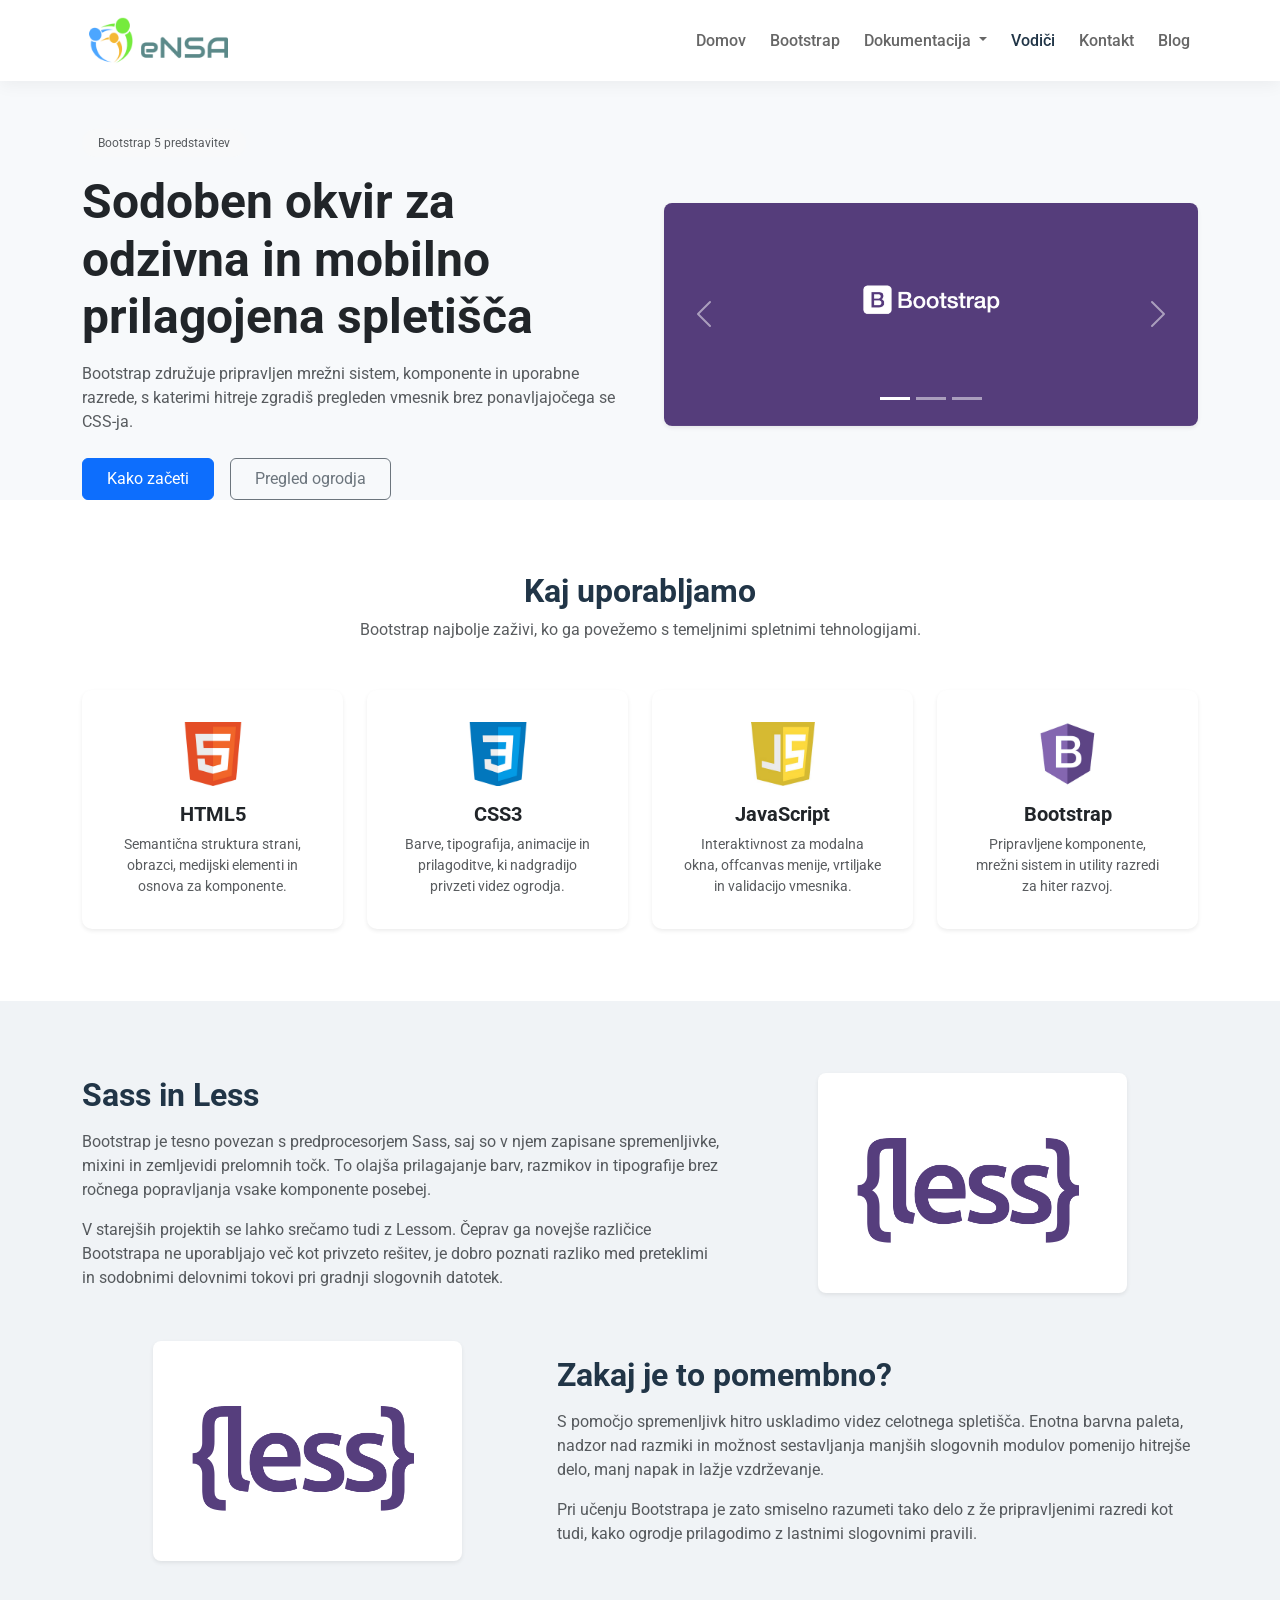
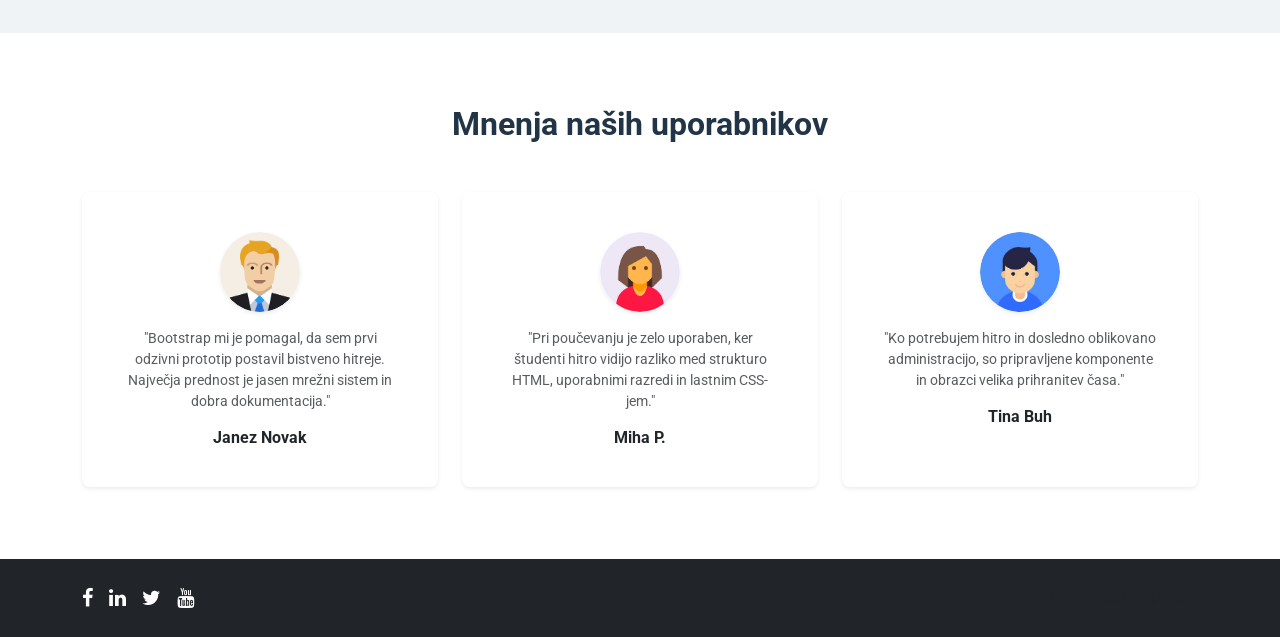
<file: SPA/Srednji_Nivo/Vaja 2 SPA/dokument/glavna stran.html>
<!DOCTYPE html>
<html lang="sl">
    <head>
        <meta charset="utf-8">
        <meta name="viewport" content="width=device-width, initial-scale=1">
        <meta name="description" content="Predstavitev sodobnega Bootstrap spletišča.">
        <meta name="keywords" content="Bootstrap, odzivno oblikovanje, mrežni sistem, komponente, dokumentacija">
        <meta name="author" content="eNSA">
        <title>eNSA | Spletišče: Domača stran</title>
        <link rel="icon" href="../slike/index/favicon.png" type="image/x-icon">
        <link rel="preconnect" href="https://fonts.googleapis.com">
        <link rel="preconnect" href="https://fonts.gstatic.com" crossorigin>
        <link href="https://fonts.googleapis.com/css2?family=Roboto:wght@300;400;500;700&display=swap" rel="stylesheet">
        <link href="https://cdn.jsdelivr.net/npm/bootstrap@5.0.2/dist/css/bootstrap.min.css" rel="stylesheet">
        <link rel="stylesheet" href="https://maxcdn.bootstrapcdn.com/font-awesome/4.7.0/css/font-awesome.min.css">
        <link rel="stylesheet" href="../css/slog.css">
    </head>
    <body>


       <nav class="navbar navbar-expand-lg navbar-light site-navbar sticky-top">
            <div class="container">
                <a class="navbar-brand" href="glavna stran.html">
                    <img src="../slike/index/logo.png" alt="eNSA logotip">
                </a>
                <button class="navbar-toggler" type="button" data-bs-toggle="collapse" data-bs-target="#meni" aria-controls="meni" aria-expanded="false" aria-label="Preklopi navigacijo">
                    <span class="navbar-toggler-icon"></span>
                </button>
                <div class="collapse navbar-collapse" id="meni">
                    <ul class="navbar-nav ms-auto align-items-lg-center gap-lg-2">
                        <li class="nav-item">
                            <a class="nav-link" href="glavna stran.html">Domov</a>
                        </li>
                        <li class="nav-item">
                            <a class="nav-link" href="bootstrap.html">Bootstrap</a>
                        </li>
                        <li class="nav-item dropdown">
                            <a class="nav-link dropdown-toggle" href="#" id="navbarDropdown" role="button" data-bs-toggle="dropdown" aria-expanded="false">
                                Dokumentacija
                            </a>
                            <ul class="dropdown-menu" aria-labelledby="navbarDropdown">
                                <li><a class="dropdown-item" href="kako začeti.html">Kako začeti</a></li>
                                <li><a class="dropdown-item" href="postavitev.html">Postavitev</a></li>
                                <li><a class="dropdown-item" href="vsebina.html">Vsebina</a></li>
                                <li><a class="dropdown-item" href="komponente.html">Komponente</a></li>
                            </ul>
                        </li>
                        <li class="nav-item">
                            <a class="nav-link active" href="vodici.html" aria-current="page">Vodiči</a>                        </li>
                        <li class="nav-item">
                            <a class="nav-link" href="#">Kontakt</a>
                        </li>
                        <li class="nav-item">
                            <a class="nav-link" href="#">Blog</a>
                        </li>
                    </ul>
                </div>
            </div>
        </nav>

        <section class="hero pb-0 py-5">
            <div class="container">
                <div class="row align-items-center g-5">
                    <div class="col-lg-6">
                        <span class="badge bg-light text-muted mb-3 px-3 py-2 rounded-pill fw-normal">Bootstrap 5 predstavitev</span>
                        <h1 class="display-5 fw-bold text-dark mb-3">Sodoben okvir za odzivna in mobilno prilagojena spletišča</h1>
                        <p class="text-muted mb-4">Bootstrap združuje pripravljen mrežni sistem, komponente in uporabne razrede, s katerimi hitreje zgradiš pregleden vmesnik brez ponavljajočega se CSS-ja.</p>
                        <div class="d-flex gap-3">
                            <a href="Kako začeti.html" class="btn btn-primary px-4 py-2">Kako začeti</a>
                            <a href="#" class="btn btn-outline-secondary px-4 py-2">Pregled ogrodja</a>
                        </div>
                    </div>
                    <div class="col-lg-6">
                        <div id="uvodCarousel" class="carousel slide hero-card overflow-hidden shadow-sm rounded-3" data-bs-ride="carousel">
                            <div class="carousel-indicators">
                                <button type="button" data-bs-target="#uvodCarousel" data-bs-slide-to="0" class="active" aria-current="true" aria-label="Slide 1"></button>
                                <button type="button" data-bs-target="#uvodCarousel" data-bs-slide-to="1" aria-label="Slide 2"></button>
                                <button type="button" data-bs-target="#uvodCarousel" data-bs-slide-to="2" aria-label="Slide 3"></button>
                            </div>
                            <div class="carousel-inner">
                                <div class="carousel-item active">
                                    <img src="../slike/index/bs_slide1.png" class="d-block w-100" alt="Slide 1">
                                </div>
                                <div class="carousel-item">
                                    <img src="../slike/index/bs_slide2.png" class="d-block w-100" alt="Slide 2">
                                </div>
                                <div class="carousel-item">
                                    <img src="../slike/index/bs_slide3.png" class="d-block w-100" alt="Slide 3">
                                </div>
                            </div>
                            <button class="carousel-control-prev" type="button" data-bs-target="#uvodCarousel" data-bs-slide="prev">
                                <span class="carousel-control-prev-icon" aria-hidden="true"></span>
                                <span class="visually-hidden">Prejšnja</span>
                            </button>
                            <button class="carousel-control-next" type="button" data-bs-target="#uvodCarousel" data-bs-slide="next">
                                <span class="carousel-control-next-icon" aria-hidden="true"></span>
                                <span class="visually-hidden">Naslednja</span>
                            </button>
                        </div>
                    </div>
                </div>
            </div>
        </section>

        <section class="py-5 bg-white">
            <div class="container py-4 text-center">
                <h2 class="fw-bold mb-2">Kaj uporabljamo</h2>
                <p class="text-muted mb-5">Bootstrap najbolje zaživi, ko ga povežemo s temeljnimi spletnimi tehnologijami.</p>
                <div class="row g-4">
                    <div class="col-6 col-lg-3">
                        <div class="card h-100 border-0 shadow-sm p-3 text-center">
                            <div class="card-body">
                                <img src="../slike/index/html5.png" alt="HTML5" class="mb-3" style="max-height: 64px;">
                                <h3 class="h5 fw-bold mb-2">HTML5</h3>
                                <p class="text-muted small mb-0">Semantična struktura strani, obrazci, medijski elementi in osnova za komponente.</p>
                            </div>
                        </div>
                    </div>
                    <div class="col-6 col-lg-3">
                        <div class="card h-100 border-0 shadow-sm p-3 text-center">
                            <div class="card-body">
                                <img src="../slike/index/css3.png" alt="CSS3" class="mb-3" style="max-height: 64px;">
                                <h3 class="h5 fw-bold mb-2">CSS3</h3>
                                <p class="text-muted small mb-0">Barve, tipografija, animacije in prilagoditve, ki nadgradijo privzeti videz ogrodja.</p>
                            </div>
                        </div>
                    </div>
                    <div class="col-6 col-lg-3">
                        <div class="card h-100 border-0 shadow-sm p-3 text-center">
                            <div class="card-body">
                                <img src="../slike/index/js.png" alt="JavaScript" class="mb-3" style="max-height: 64px;">
                                <h3 class="h5 fw-bold mb-2">JavaScript</h3>
                                <p class="text-muted small mb-0">Interaktivnost za modalna okna, offcanvas menije, vrtiljake in validacijo vmesnika.</p>
                            </div>
                        </div>
                    </div>
                    <div class="col-6 col-lg-3">
                        <div class="card h-100 border-0 shadow-sm p-3 text-center">
                            <div class="card-body">
                                <img src="../slike/index/bootstrap.png" alt="Bootstrap" class="mb-3" style="max-height: 64px;">
                                <h3 class="h5 fw-bold mb-2">Bootstrap</h3>
                                <p class="text-muted small mb-0">Pripravljene komponente, mrežni sistem in utility razredi za hiter razvoj.</p>
                            </div>
                        </div>
                    </div>
                </div>
            </div>
        </section>

        <section class="section-accent py-5">
            <div class="container py-4">
                <div class="row align-items-center mb-5">
                    <div class="col-lg-7">
                        <h2 class="fw-bold mb-3">Sass in Less</h2>
                        <p class="text-muted">Bootstrap je tesno povezan s predprocesorjem Sass, saj so v njem zapisane spremenljivke, mixini in zemljevidi prelomnih točk. To olajša prilagajanje barv, razmikov in tipografije brez ročnega popravljanja vsake komponente posebej.</p>
                        <p class="text-muted mb-0">V starejših projektih se lahko srečamo tudi z Lessom. Čeprav ga novejše različice Bootstrapa ne uporabljajo več kot privzeto rešitev, je dobro poznati razliko med preteklimi in sodobnimi delovnimi tokovi pri gradnji slogovnih datotek.</p>
                    </div>
                    <div class="col-lg-5 text-center">
                        <img src="../slike/index/less.png" alt="Sass in Less" class="img-fluid rounded-3 shadow-sm bg-white p-3" style="max-height: 220px;">
                    </div>
                </div>

                <div class="row align-items-center">
                    <div class="col-lg-7 order-lg-2">
                        <h2 class="fw-bold mb-3">Zakaj je to pomembno?</h2>
                        <p class="text-muted">S pomočjo spremenljivk hitro uskladimo videz celotnega spletišča. Enotna barvna paleta, nadzor nad razmiki in možnost sestavljanja manjših slogovnih modulov pomenijo hitrejše delo, manj napak in lažje vzdrževanje.</p>
                        <p class="text-muted mb-0">Pri učenju Bootstrapa je zato smiselno razumeti tako delo z že pripravljenimi razredi kot tudi, kako ogrodje prilagodimo z lastnimi slogovnimi pravili.</p>
                    </div>
                    <div class="col-lg-5 order-lg-1 text-center">
                        <img src="../slike/index/less.png" alt="Zakaj je pomembno" class="img-fluid rounded-3 shadow-sm bg-white p-3" style="max-height: 220px;">
                    </div>
                </div>
            </div>
        </section>

        <section class="py-5 bg-white">
            <div class="container py-4">
                <h2 class="fw-bold text-center mb-5">Mnenja naših uporabnikov</h2>
                <div class="row g-4">
                    <div class="col-md-4">
                        <div class="card h-100 border-0 shadow-sm p-4 text-center rounded-3">
                            <div class="card-body">
                                <img src="../slike/index/oseba1.png" alt="Janez Novak" class="rounded-circle mb-3 shadow-sm" style="width: 80px; height: 80px; object-fit: cover;">
                                <p class="text-muted small mb-3">"Bootstrap mi je pomagal, da sem prvi odzivni prototip postavil bistveno hitreje. Največja prednost je jasen mrežni sistem in dobra dokumentacija."</p>
                                <h6 class="fw-bold text-dark mb-0">Janez Novak</h6>
                            </div>
                        </div>
                    </div>
                    <div class="col-md-4">
                        <div class="card h-100 border-0 shadow-sm p-4 text-center rounded-3">
                            <div class="card-body">
                                <img src="../slike/index/oseba2.png" alt="Miha P." class="rounded-circle mb-3 shadow-sm" style="width: 80px; height: 80px; object-fit: cover;">
                                <p class="text-muted small mb-3">"Pri poučevanju je zelo uporaben, ker študenti hitro vidijo razliko med strukturo HTML, uporabnimi razredi in lastnim CSS-jem."</p>
                                <h6 class="fw-bold text-dark mb-0">Miha P.</h6>
                            </div>
                        </div>
                    </div>
                    <div class="col-md-4">
                        <div class="card h-100 border-0 shadow-sm p-4 text-center rounded-3">
                            <div class="card-body">
                                <img src="../slike/index/oseba3.png" alt="Tina Buh" class="rounded-circle mb-3 shadow-sm" style="width: 80px; height: 80px; object-fit: cover;">
                                <p class="text-muted small mb-3">"Ko potrebujem hitro in dosledno oblikovano administracijo, so pripravljene komponente in obrazci velika prihranitev časa."</p>
                                <h6 class="fw-bold text-dark mb-0">Tina Buh</h6>
                            </div>
                        </div>
                    </div>
                </div>
            </div>
        </section>

        <footer class="bg-dark text-white py-4">
            <div class="container">
                <div class="row align-items-center gy-3">
                    <div class="col-md-6 d-flex gap-3">
                        <a href="#" class="text-white text-decoration-none fs-5"><i class="fa fa-facebook"></i></a>
                        <a href="#" class="text-white text-decoration-none fs-5"><i class="fa fa-linkedin"></i></a>
                        <a href="#" class="text-white text-decoration-none fs-5"><i class="fa fa-twitter"></i></a>
                        <a href="#" class="text-white text-decoration-none fs-5"><i class="fa fa-youtube"></i></a>
                    </div>
                    <div class="col-md-6 text-md-end text-muted small">
                        © eNSA Bootstrap, 2026
                    </div>
                </div>
            </div>
        </footer>

        <script src="https://cdn.jsdelivr.net/npm/bootstrap@5.0.2/dist/js/bootstrap.bundle.min.js"></script>
    </body>
</html>
</file>
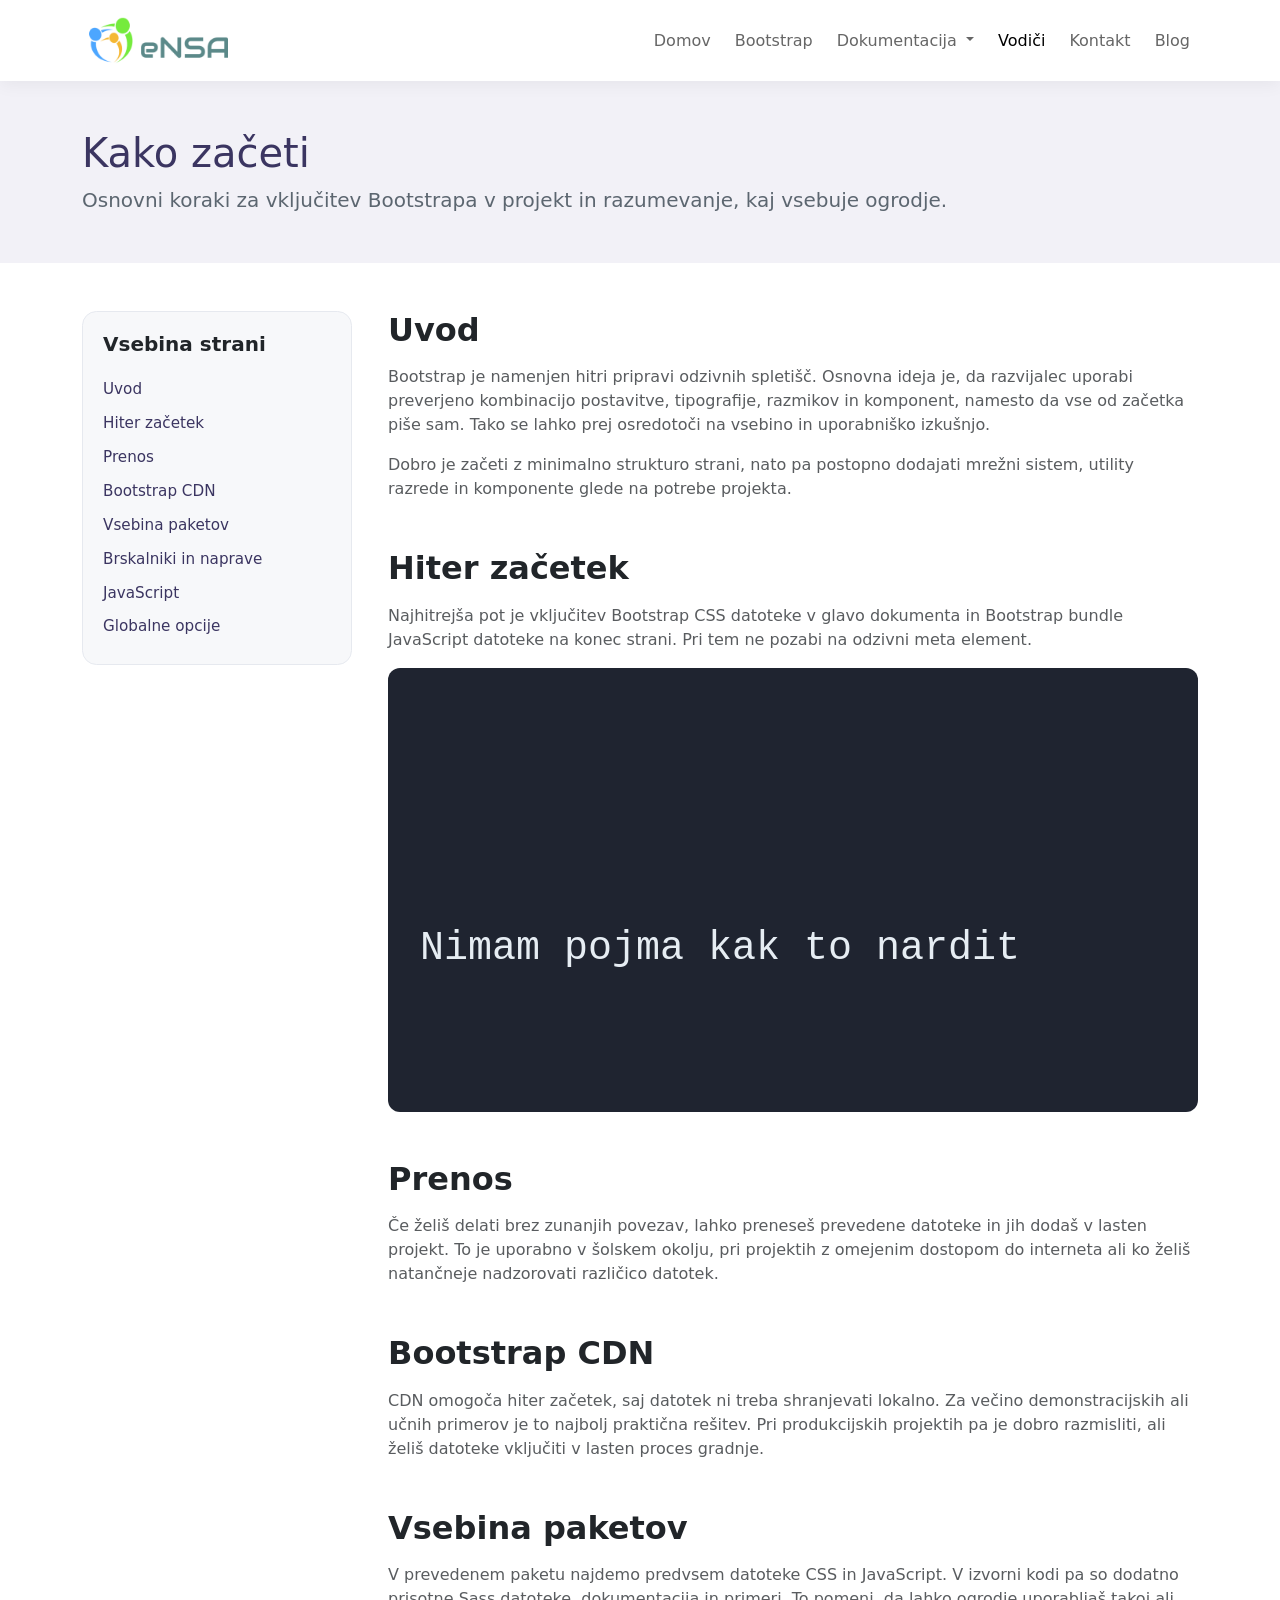
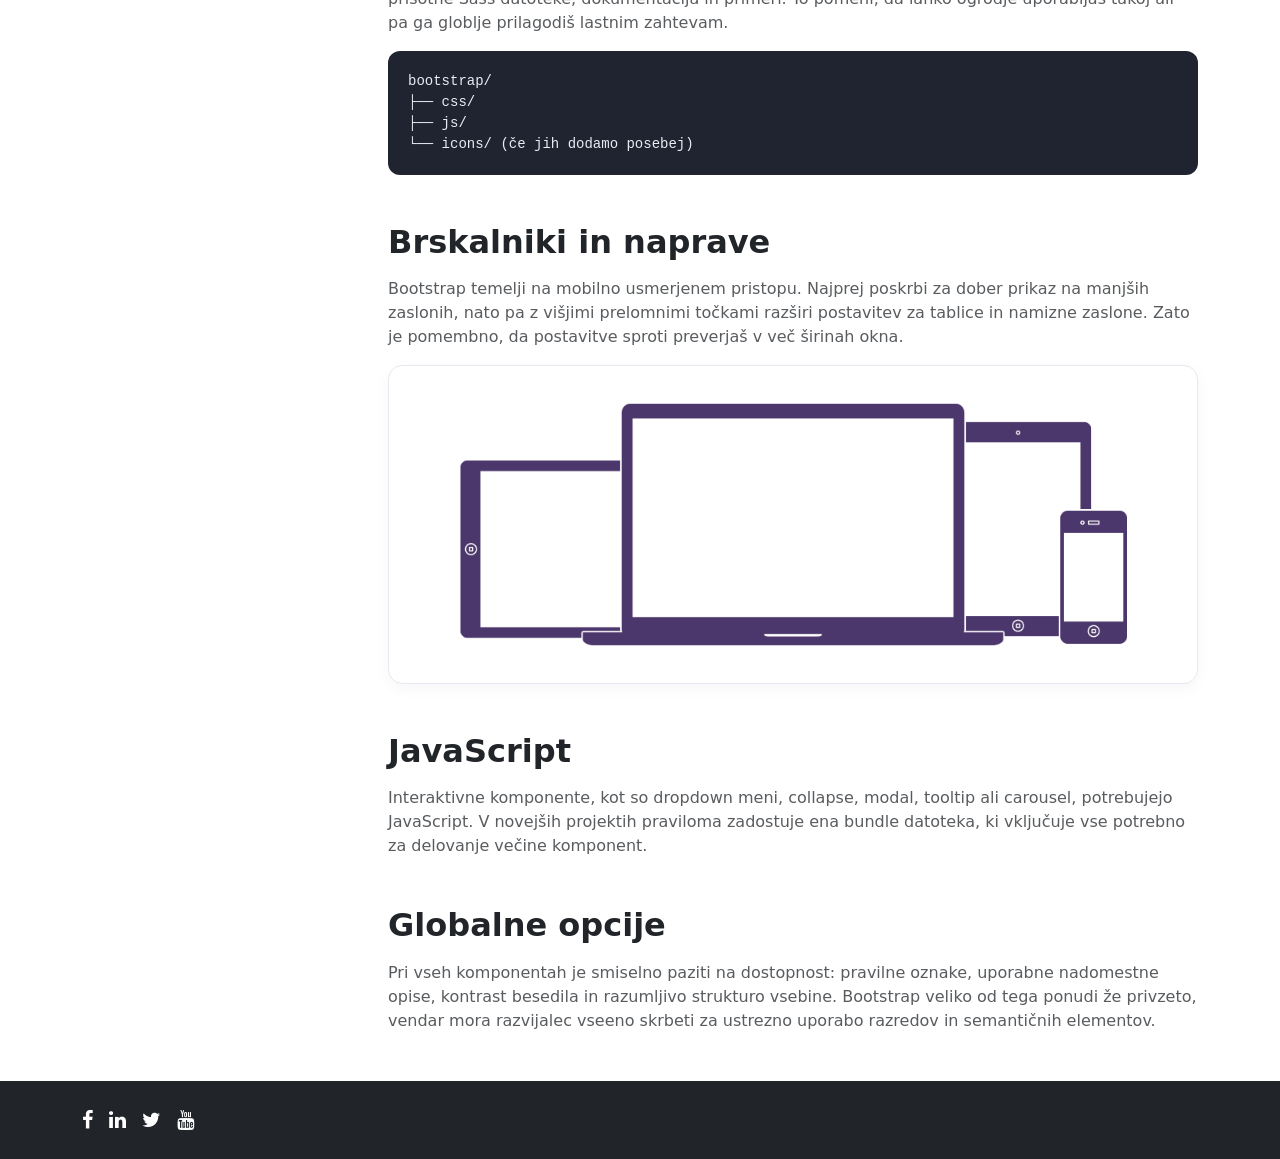
<file: SPA/Srednji_Nivo/Vaja 2 SPA/dokument/kako začeti.html>
<!DOCTYPE html>
<html lang="sl">
    <head>
        <meta charset="utf-8">
        <meta name="viewport" content="width=device-width, initial-scale=1">
        <meta name="description" content="Dokumentacija Bootstrapa: kako začeti.">
        <meta name="keywords" content="Bootstrap, odzivno oblikovanje, mrežni sistem, komponente, dokumentacija">
        <meta name="author" content="eNSA">
        <title>eNSA | Spletišče: Kako začeti</title>
        <link rel="icon" href="../slike/index/favicon.png" type="image/x-icon">
        <link rel="preconnect" href="https://fonts.googleapis.com">
        <link rel="preconnect" href="https://fonts.gstatic.com" crossorigin>
        <link href="https://fonts.googleapis.com/css2?family=Roboto:wght@300;400;500;700&display=swap" rel="stylesheet">
        <link href="https://cdn.jsdelivr.net/npm/bootstrap@5.3.8/dist/css/bootstrap.min.css" rel="stylesheet">
        <link rel="stylesheet" href="https://maxcdn.bootstrapcdn.com/font-awesome/4.7.0/css/font-awesome.min.css">
        <link rel="stylesheet" href="../css/slog.css">
        <script src="https://cdn.jsdelivr.net/npm/bootstrap@5.3.8/dist/js/bootstrap.bundle.min.js"></script>
    </head>
    <body>
        <nav class="navbar navbar-expand-lg navbar-light site-navbar sticky-top">
            <div class="container">
                <a class="navbar-brand" href="glavna stran.html">
                    <img src="../slike/index/logo.png" alt="eNSA logotip">
                </a>
                <button class="navbar-toggler" type="button" data-bs-toggle="collapse" data-bs-target="#meni" aria-controls="meni" aria-expanded="false" aria-label="Preklopi navigacijo">
                    <span class="navbar-toggler-icon"></span>
                </button>
                <div class="collapse navbar-collapse" id="meni">
                    <ul class="navbar-nav ms-auto align-items-lg-center gap-lg-2">
                        <li class="nav-item">
                            <a class="nav-link" href="glavna stran.html">Domov</a>
                        </li>
                        <li class="nav-item">
                            <a class="nav-link" href="bootstrap.html">Bootstrap</a>
                        </li>
                        <li class="nav-item dropdown">
                            <a class="nav-link dropdown-toggle" href="#" id="navbarDropdown" role="button" data-bs-toggle="dropdown" aria-expanded="false">
                                Dokumentacija
                            </a>
                            <ul class="dropdown-menu" aria-labelledby="navbarDropdown">
                                <li><a class="dropdown-item" href="kako začeti.html">Kako začeti</a></li>
                                <li><a class="dropdown-item" href="postavitev.html">Postavitev</a></li>
                                <li><a class="dropdown-item" href="vsebina.html">Vsebina</a></li>
                                <li><a class="dropdown-item" href="komponente.html">Komponente</a></li>
                            </ul>
                        </li>
                        <li class="nav-item">
                            <a class="nav-link active" href="vodici.html" aria-current="page">Vodiči</a>                        </li>
                        <li class="nav-item">
                            <a class="nav-link" href="#">Kontakt</a>
                        </li>
                        <li class="nav-item">
                            <a class="nav-link" href="#">Blog</a>
                        </li>
                    </ul>
                </div>
            </div>
        </nav>

        <header class="page-hero">
            <div class="container">
                <h1>Kako začeti</h1>
                <p class="lead mb-0">Osnovni koraki za vključitev Bootstrapa v projekt in razumevanje, kaj vsebuje ogrodje.</p>
            </div>
        </header>

        <section class="py-5">
            <div class="container">
                <div class="doc-layout">
                    <aside class="doc-sidebar">
                        <h2 class="h5 fw-bold mb-3">Vsebina strani</h2>
                        <a href="#uvod">Uvod</a>
                        <a href="#hiter-zacetek">Hiter začetek</a>
                        <a href="#prenos">Prenos</a>
                        <a href="#cdn">Bootstrap CDN</a>
                        <a href="#vsebina">Vsebina paketov</a>
                        <a href="#naprave">Brskalniki in naprave</a>
                        <a href="#javascript">JavaScript</a>
                        <a href="#opcije">Globalne opcije</a>
                    </aside>

                    <div class="doc-content">
                        <section id="uvod" class="mb-5">
                            <h2 class="fw-bold mb-3">Uvod</h2>
                            <p class="text-muted">Bootstrap je namenjen hitri pripravi odzivnih spletišč. Osnovna ideja je, da razvijalec uporabi preverjeno kombinacijo postavitve, tipografije, razmikov in komponent, namesto da vse od začetka piše sam. Tako se lahko prej osredotoči na vsebino in uporabniško izkušnjo.</p>
                            <p class="text-muted mb-0">Dobro je začeti z minimalno strukturo strani, nato pa postopno dodajati mrežni sistem, utility razrede in komponente glede na potrebe projekta.</p>
                        </section>

                        <section id="hiter-zacetek" class="mb-5">
                            <h2 class="fw-bold mb-3">Hiter začetek</h2>
                            <p class="text-muted">Najhitrejša pot je vključitev Bootstrap CSS datoteke v glavo dokumenta in Bootstrap bundle JavaScript datoteke na konec strani. Pri tem ne pozabi na odzivni meta element.</p>
                            <pre class="doc-code"><code><!doctype html>
<html lang="sl">
<head>
    <meta charset="utf-8">
    <meta name="viewport" content="width=device-width, initial-scale=1">
    <link href="https://cdn.jsdelivr.net/npm/bootstrap@5.3.8/dist/css/bootstrap.min.css" rel="stylesheet">
</head>
<body>
    <h1 class="container py-5">Nimam pojma kak to nardit</h1>
    <script src="https://cdn.jsdelivr.net/npm/bootstrap@5.3.8/dist/js/bootstrap.bundle.min.js"></script>
</body>
</html></code></pre>
                        </section>

                        <section id="prenos" class="mb-5">
                            <h2 class="fw-bold mb-3">Prenos</h2>
                            <p class="text-muted mb-0">Če želiš delati brez zunanjih povezav, lahko preneseš prevedene datoteke in jih dodaš v lasten projekt. To je uporabno v šolskem okolju, pri projektih z omejenim dostopom do interneta ali ko želiš natančneje nadzorovati različico datotek.</p>
                        </section>

                        <section id="cdn" class="mb-5">
                            <h2 class="fw-bold mb-3">Bootstrap CDN</h2>
                            <p class="text-muted mb-0">CDN omogoča hiter začetek, saj datotek ni treba shranjevati lokalno. Za večino demonstracijskih ali učnih primerov je to najbolj praktična rešitev. Pri produkcijskih projektih pa je dobro razmisliti, ali želiš datoteke vključiti v lasten proces gradnje.</p>
                        </section>

                        <section id="vsebina" class="mb-5">
                            <h2 class="fw-bold mb-3">Vsebina paketov</h2>
                            <p class="text-muted">V prevedenem paketu najdemo predvsem datoteke CSS in JavaScript. V izvorni kodi pa so dodatno prisotne Sass datoteke, dokumentacija in primeri. To pomeni, da lahko ogrodje uporabljaš takoj ali pa ga globlje prilagodiš lastnim zahtevam.</p>
                            <pre class="doc-code"><code>bootstrap/
├── css/
├── js/
└── icons/ (če jih dodamo posebej)</code></pre>
                        </section>

                        <section id="naprave" class="mb-5">
                            <h2 class="fw-bold mb-3">Brskalniki in naprave</h2>
                            <p class="text-muted">Bootstrap temelji na mobilno usmerjenem pristopu. Najprej poskrbi za dober prikaz na manjših zaslonih, nato pa z višjimi prelomnimi točkami razširi postavitev za tablice in namizne zaslone. Zato je pomembno, da postavitve sproti preverjaš v več širinah okna.</p>
                            <div class="doc-figure mt-3">
                                <img src="../slike/dokumentacija/devices.png" alt="Različne naprave" class="img-fluid">
                            </div>
                        </section>

                        <section id="javascript" class="mb-5">
                            <h2 class="fw-bold mb-3">JavaScript</h2>
                            <p class="text-muted mb-0">Interaktivne komponente, kot so dropdown meni, collapse, modal, tooltip ali carousel, potrebujejo JavaScript. V novejših projektih praviloma zadostuje ena bundle datoteka, ki vključuje vse potrebno za delovanje večine komponent.</p>
                        </section>

                        <section id="opcije" class="mb-0">
                            <h2 class="fw-bold mb-3">Globalne opcije</h2>
                            <p class="text-muted mb-0">Pri vseh komponentah je smiselno paziti na dostopnost: pravilne oznake, uporabne nadomestne opise, kontrast besedila in razumljivo strukturo vsebine. Bootstrap veliko od tega ponudi že privzeto, vendar mora razvijalec vseeno skrbeti za ustrezno uporabo razredov in semantičnih elementov.</p>
                        </section>
                    </div>
                </div>
            </div>
        </section>

        <footer class="bg-dark text-white py-4">
            <div class="container">
                <div class="row align-items-center gy-3">
                    <div class="col-md-6 d-flex gap-3">
                        <a href="#" class="text-white text-decoration-none fs-5"><i class="fa fa-facebook"></i></a>
                        <a href="#" class="text-white text-decoration-none fs-5"><i class="fa fa-linkedin"></i></a>
                        <a href="#" class="text-white text-decoration-none fs-5"><i class="fa fa-twitter"></i></a>
                        <a href="#" class="text-white text-decoration-none fs-5"><i class="fa fa-youtube"></i></a>
                    </div>
                    <div class="col-md-6 text-md-end text-muted small">
                        © eNSA Bootstrap, 2026
                    </div>
                </div>
            </div>
        </footer>

        <script src="https://cdn.jsdelivr.net/npm/bootstrap@5.3.8/dist/js/bootstrap.bundle.min.js"></script>
    </body>
</html>
</file>
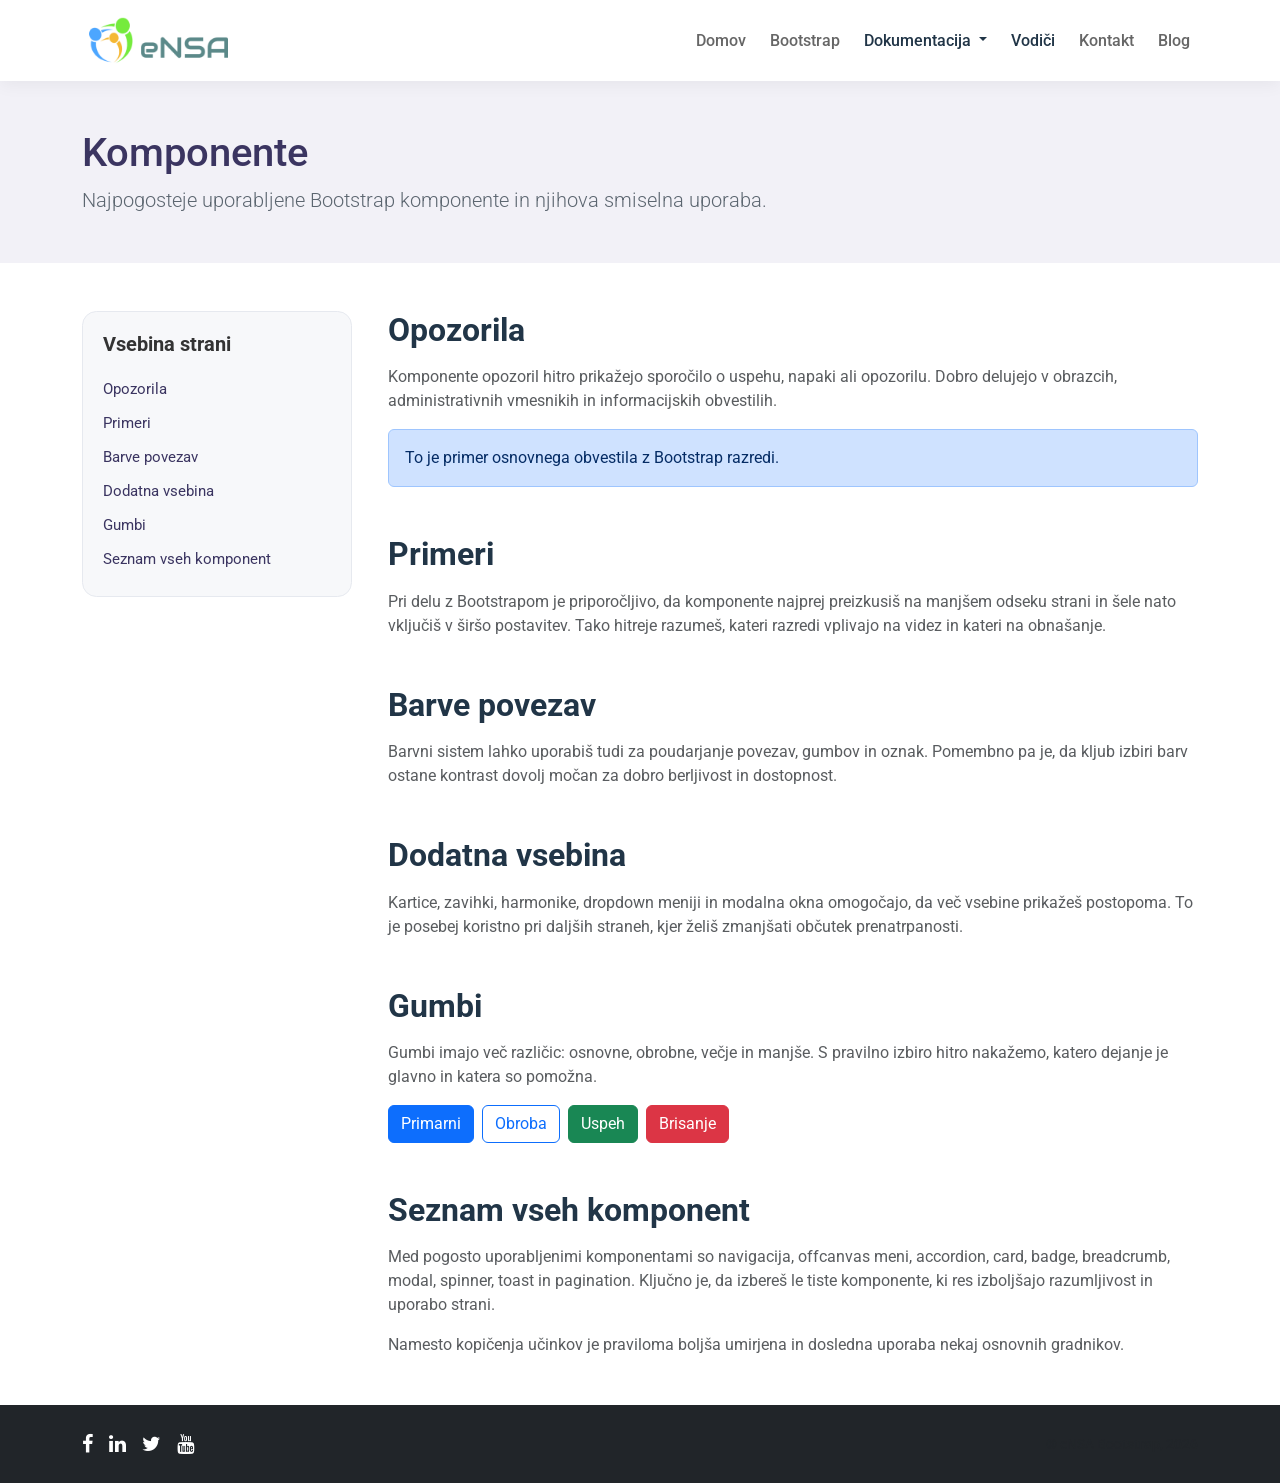
<file: SPA/Srednji_Nivo/Vaja 2 SPA/dokument/komponente.html>
<!DOCTYPE html>
<html lang="sl">
    <head>
        <meta charset="utf-8">
        <meta name="viewport" content="width=device-width, initial-scale=1">
        <meta name="description" content="Dokumentacija Bootstrapa: komponente.">
        <meta name="keywords" content="Bootstrap, komponente, opozorila, gumbi, kartice, modalna okna, dokumentacija">
        <meta name="author" content="eNSA">
        <title>eNSA | Spletišče: Komponente</title>
        <link rel="icon" href="../slike/index/favicon.png" type="image/x-icon">
        <link rel="preconnect" href="https://fonts.googleapis.com">
        <link rel="preconnect" href="https://fonts.gstatic.com" crossorigin>
        <link href="https://fonts.googleapis.com/css2?family=Roboto:wght@300;400;500;700&display=swap" rel="stylesheet">
        <link href="https://cdn.jsdelivr.net/npm/bootstrap@5.3.8/dist/css/bootstrap.min.css" rel="stylesheet">
        <link rel="stylesheet" href="https://maxcdn.bootstrapcdn.com/font-awesome/4.7.0/css/font-awesome.min.css">
        <link rel="stylesheet" href="../css/slog.css">
    </head>
    <body>
        <nav class="navbar navbar-expand-lg navbar-light site-navbar sticky-top">
            <div class="container">
                <a class="navbar-brand" href="glavna stran.html">
                    <img src="../slike/index/logo.png" alt="eNSA logotip">
                </a>
                <button class="navbar-toggler" type="button" data-bs-toggle="collapse" data-bs-target="#meni" aria-controls="meni" aria-expanded="false" aria-label="Preklopi navigacijo">
                    <span class="navbar-toggler-icon"></span>
                </button>
                <div class="collapse navbar-collapse" id="meni">
                    <ul class="navbar-nav ms-auto align-items-lg-center gap-lg-2">
                        <li class="nav-item">
                            <a class="nav-link" href="glavna stran.html">Domov</a>
                        </li>
                        <li class="nav-item">
                            <a class="nav-link" href="bootstrap.html">Bootstrap</a>
                        </li>
                        <li class="nav-item dropdown">
                            <a class="nav-link dropdown-toggle active" href="#" id="navbarDropdown" role="button" data-bs-toggle="dropdown" aria-expanded="false">
                                Dokumentacija
                            </a>
                            <ul class="dropdown-menu" aria-labelledby="navbarDropdown">
                                <li><a class="dropdown-item" href="kako začeti.html">Kako začeti</a></li>
                                <li><a class="dropdown-item" href="postavitev.html">Postavitev</a></li>
                                <li><a class="dropdown-item" href="vsebina.html">Vsebina</a></li>
                                <li><a class="dropdown-item" href="komponente.html">Komponente</a></li>
                            </ul>
                        </li>
                        <li class="nav-item">
                            <a class="nav-link active" href="vodici.html" aria-current="page">Vodiči</a>
                        </li>
                        <li class="nav-item">
                            <a class="nav-link" href="#">Kontakt</a>
                        </li>
                        <li class="nav-item">
                            <a class="nav-link" href="#">Blog</a>
                        </li>
                    </ul>
                </div>
            </div>
        </nav>

        <header class="page-hero">
            <div class="container">
                <h1>Komponente</h1>
                <p class="lead mb-0">Najpogosteje uporabljene Bootstrap komponente in njihova smiselna uporaba.</p>
            </div>
        </header>

        <section class="py-5">
            <div class="container">
                <div class="doc-layout">
                    <aside class="doc-sidebar">
                        <h2 class="h5 fw-bold mb-3">Vsebina strani</h2>
                        <a href="#opozorila">Opozorila</a>
                        <a href="#primeri">Primeri</a>
                        <a href="#barve">Barve povezav</a>
                        <a href="#vsebina-razdelek">Dodatna vsebina</a>
                        <a href="#gumbi">Gumbi</a>
                        <a href="#seznam">Seznam vseh komponent</a>
                    </aside>

                    <div class="doc-content">
                        <section id="opozorila" class="mb-5">
                            <h2 class="fw-bold mb-3">Opozorila</h2>
                            <p class="text-muted">Komponente opozoril hitro prikažejo sporočilo o uspehu, napaki ali opozorilu. Dobro delujejo v obrazcih, administrativnih vmesnikih in informacijskih obvestilih.</p>

                            <div class="alert alert-primary mb-3" role="alert">
                                To je primer osnovnega obvestila z Bootstrap razredi.
                            </div>
                        </section>

                        <section id="primeri" class="mb-5">
                            <h2 class="fw-bold mb-3">Primeri</h2>
                            <p class="text-muted">Pri delu z Bootstrapom je priporočljivo, da komponente najprej preizkusiš na manjšem odseku strani in šele nato vključiš v širšo postavitev. Tako hitreje razumeš, kateri razredi vplivajo na videz in kateri na obnašanje.</p>
                        </section>

                        <section id="barve" class="mb-5">
                            <h2 class="fw-bold mb-3">Barve povezav</h2>
                            <p class="text-muted mb-0">Barvni sistem lahko uporabiš tudi za poudarjanje povezav, gumbov in oznak. Pomembno pa je, da kljub izbiri barv ostane kontrast dovolj močan za dobro berljivost in dostopnost.</p>
                        </section>

                        <section id="vsebina-razdelek" class="mb-5">
                            <h2 class="fw-bold mb-3">Dodatna vsebina</h2>
                            <p class="text-muted mb-0">Kartice, zavihki, harmonike, dropdown meniji in modalna okna omogočajo, da več vsebine prikažeš postopoma. To je posebej koristno pri daljših straneh, kjer želiš zmanjšati občutek prenatrpanosti.</p>
                        </section>

                        <section id="gumbi" class="mb-5">
                            <h2 class="fw-bold mb-3">Gumbi</h2>
                            <p class="text-muted">Gumbi imajo več različic: osnovne, obrobne, večje in manjše. S pravilno izbiro hitro nakažemo, katero dejanje je glavno in katera so pomožna.</p>
                            <div class="d-flex flex-wrap gap-2 mt-3">
                                <button class="btn btn-primary" type="button">Primarni</button>
                                <button class="btn btn-outline-primary" type="button">Obroba</button>
                                <button class="btn btn-success" type="button">Uspeh</button>
                                <button class="btn btn-danger" type="button">Brisanje</button>
                            </div>
                        </section>

                        <section id="seznam" class="mb-0">
                            <h2 class="fw-bold mb-3">Seznam vseh komponent</h2>
                            <p class="text-muted">Med pogosto uporabljenimi komponentami so navigacija, offcanvas meni, accordion, card, badge, breadcrumb, modal, spinner, toast in pagination. Ključno je, da izbereš le tiste komponente, ki res izboljšajo razumljivost in uporabo strani.</p>
                            <p class="text-muted mb-0">Namesto kopičenja učinkov je praviloma boljša umirjena in dosledna uporaba nekaj osnovnih gradnikov.</p>
                        </section>
                    </div>
                </div>
            </div>
        </section>

        <footer class="bg-dark text-white py-4">
            <div class="container">
                <div class="row align-items-center gy-3">
                    <div class="col-md-6 d-flex gap-3">
                        <a href="#" class="text-white text-decoration-none fs-5"><i class="fa fa-facebook"></i></a>
                        <a href="#" class="text-white text-decoration-none fs-5"><i class="fa fa-linkedin"></i></a>
                        <a href="#" class="text-white text-decoration-none fs-5"><i class="fa fa-twitter"></i></a>
                        <a href="#" class="text-white text-decoration-none fs-5"><i class="fa fa-youtube"></i></a>
                    </div>
                    <div class="col-md-6 text-md-end text-muted small">
                        © eNSA Bootstrap, 2026
                    </div>
                </div>
            </div>
        </footer>

        <script src="https://cdn.jsdelivr.net/npm/bootstrap@5.3.8/dist/js/bootstrap.bundle.min.js"></script>
    </body>
</html>
</file>
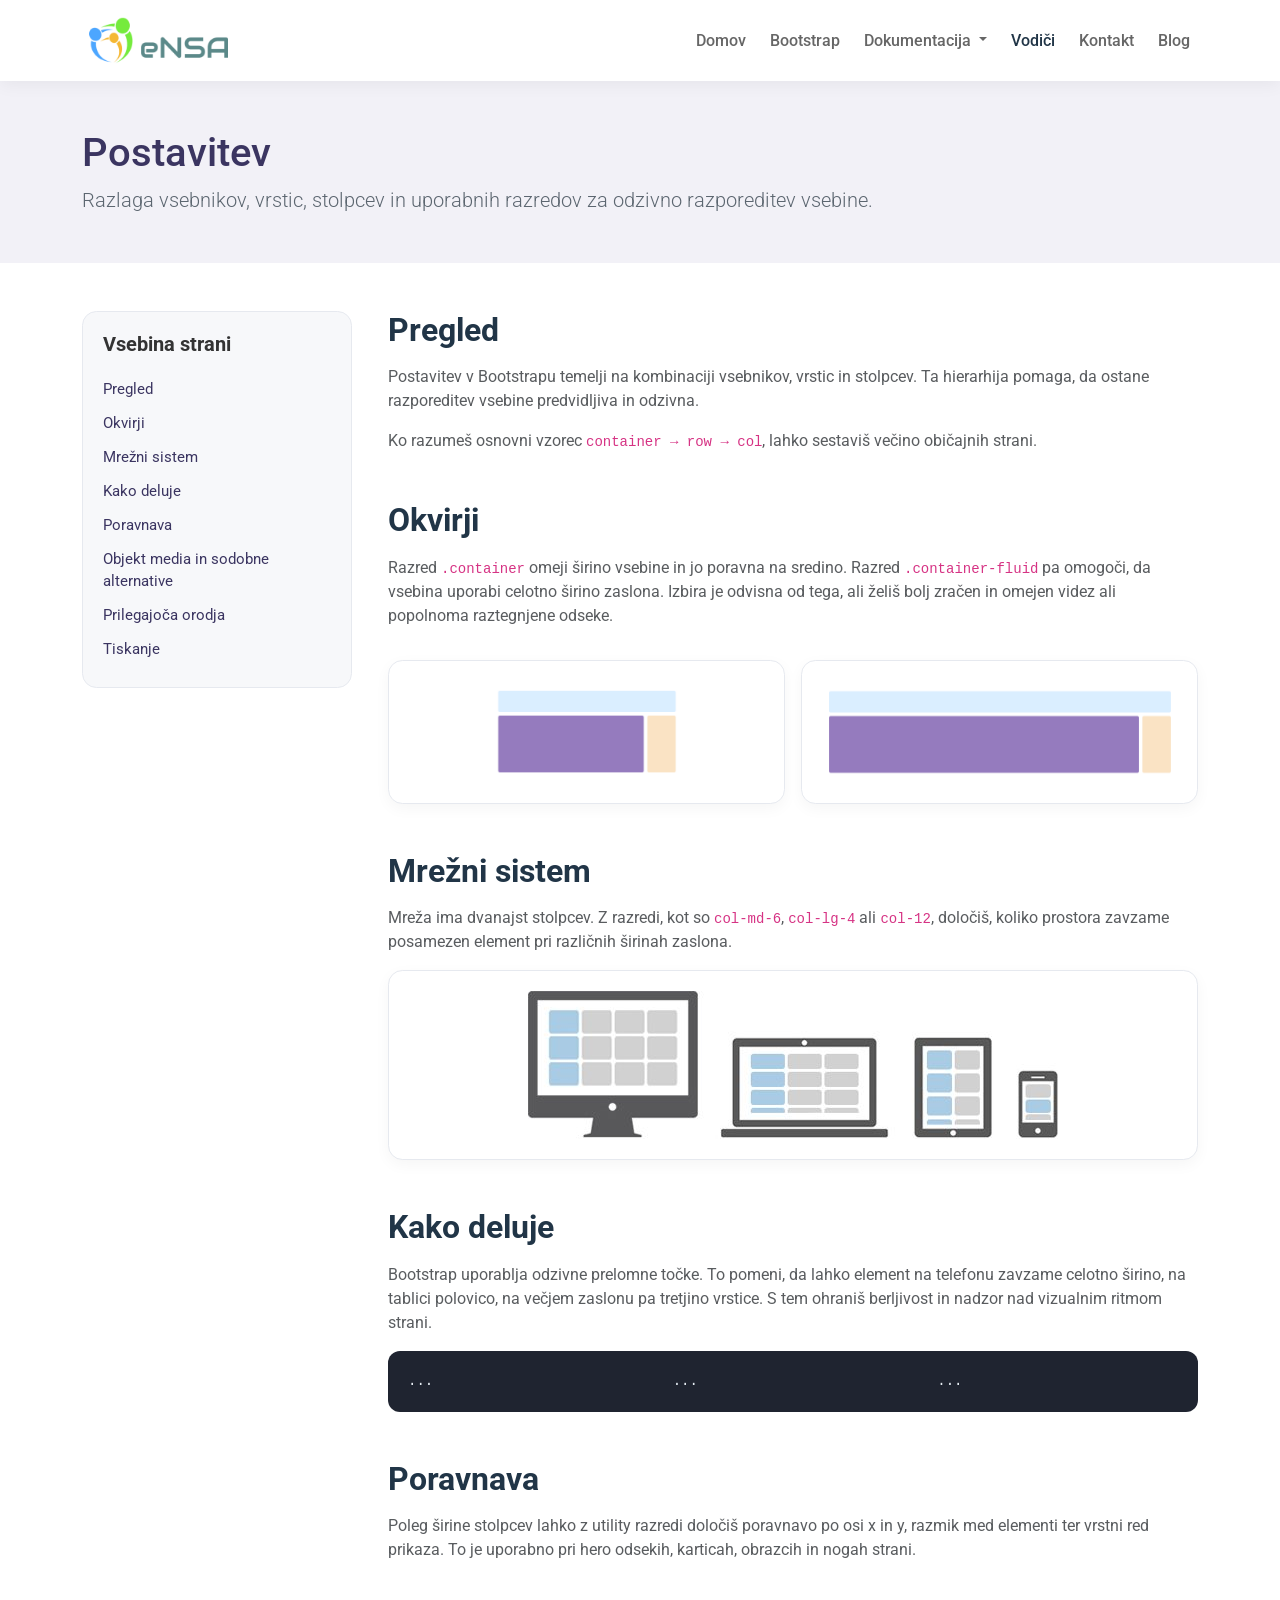
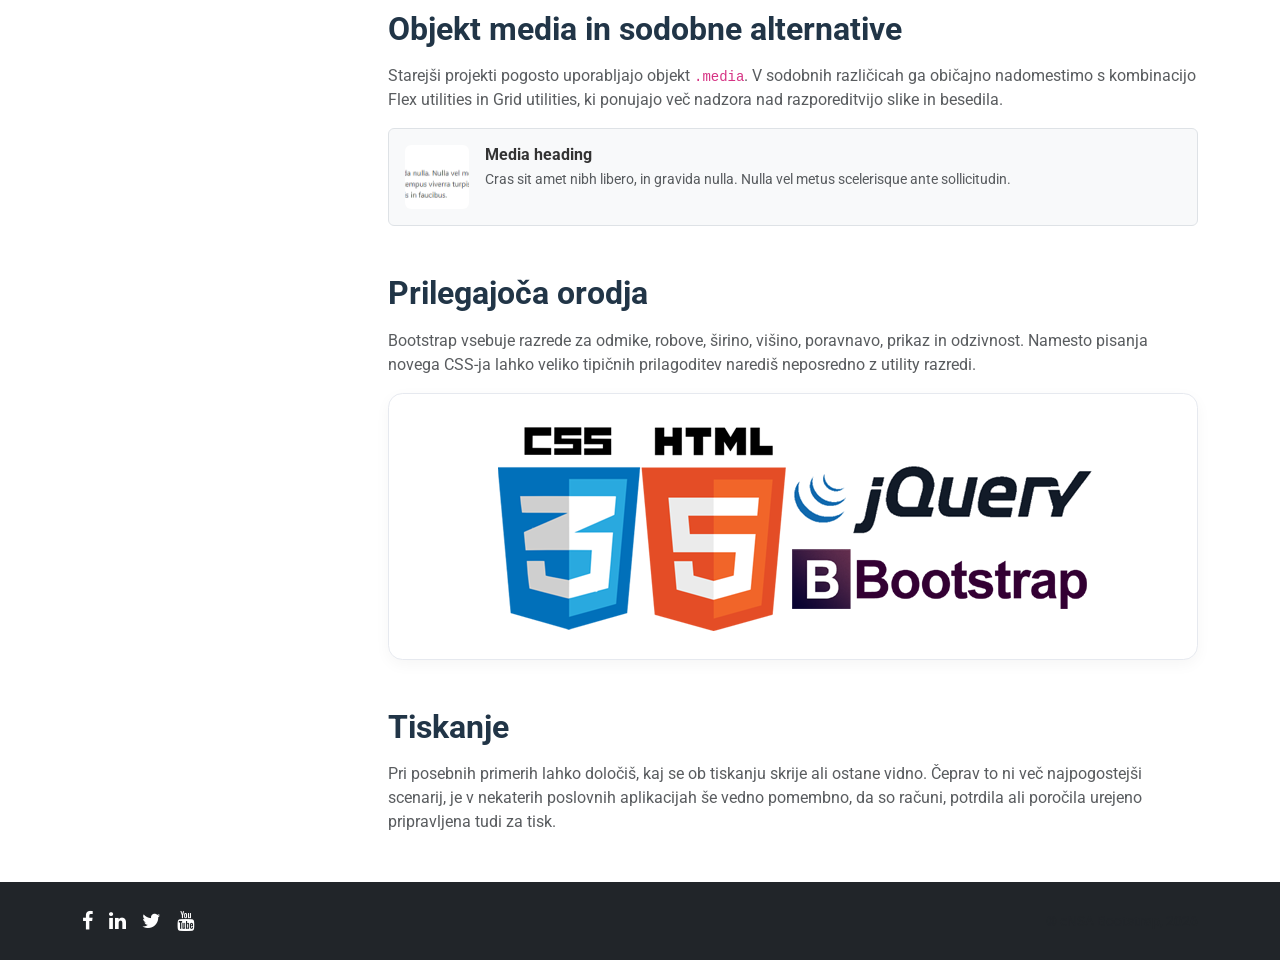
<file: SPA/Srednji_Nivo/Vaja 2 SPA/dokument/postavitev.html>
<!DOCTYPE html>
<html lang="sl">
    <head>
        <meta charset="utf-8">
        <meta name="viewport" content="width=device-width, initial-scale=1">
        <meta name="description" content="Dokumentacija Bootstrapa: postavitev.">
        <meta name="keywords" content="Bootstrap, postavitev, mrežni sistem, container, row, col">
        <meta name="author" content="eNSA">
        <title>eNSA | Spletišče: Postavitev</title>
        <link rel="icon" href="../slike/index/favicon.png" type="image/x-icon">
        <link rel="preconnect" href="https://fonts.googleapis.com">
        <link rel="preconnect" href="https://fonts.gstatic.com" crossorigin>
        <link href="https://fonts.googleapis.com/css2?family=Roboto:wght@300;400;500;700&display=swap" rel="stylesheet">
        <link href="https://cdn.jsdelivr.net/npm/bootstrap@5.3.8/dist/css/bootstrap.min.css" rel="stylesheet">
        <link rel="stylesheet" href="https://maxcdn.bootstrapcdn.com/font-awesome/4.7.0/css/font-awesome.min.css">
        <link rel="stylesheet" href="../css/slog.css">

    </head>
    <body>
        <nav class="navbar navbar-expand-lg navbar-light site-navbar sticky-top">
            <div class="container">
                <a class="navbar-brand" href="glavna stran.html">
                    <img src="../slike/index/logo.png" alt="eNSA logotip">
                </a>
                <button class="navbar-toggler" type="button" data-bs-toggle="collapse" data-bs-target="#meni" aria-controls="meni" aria-expanded="false" aria-label="Preklopi navigacijo">
                    <span class="navbar-toggler-icon"></span>
                </button>
                <div class="collapse navbar-collapse" id="meni">
                    <ul class="navbar-nav ms-auto align-items-lg-center gap-lg-2">
                        <li class="nav-item">
                            <a class="nav-link" href="glavna stran.html">Domov</a>
                        </li>
                        <li class="nav-item">
                            <a class="nav-link" href="bootstrap.html">Bootstrap</a>
                        </li>
                        <li class="nav-item dropdown">
                            <a class="nav-link dropdown-toggle" href="#" id="navbarDropdown" role="button" data-bs-toggle="dropdown" aria-expanded="false">
                                Dokumentacija
                            </a>
                            <ul class="dropdown-menu" aria-labelledby="navbarDropdown">
                                <li><a class="dropdown-item" href="kako začeti.html">Kako začeti</a></li>
                                <li><a class="dropdown-item" href="postavitev.html">Postavitev</a></li>
                                <li><a class="dropdown-item" href="vsebina.html">Vsebina</a></li>
                                <li><a class="dropdown-item" href="komponente.html">Komponente</a></li>
                            </ul>
                        </li>
                        <li class="nav-item">
                            <a class="nav-link active" href="vodici.html" aria-current="page">Vodiči</a>                        </li>
                        <li class="nav-item">
                            <a class="nav-link" href="#">Kontakt</a>
                        </li>
                        <li class="nav-item">
                            <a class="nav-link" href="#">Blog</a>
                        </li>
                    </ul>
                </div>
            </div>
        </nav>

        <header class="page-hero">
            <div class="container">
                <h1>Postavitev</h1>
                <p class="lead mb-0">Razlaga vsebnikov, vrstic, stolpcev in uporabnih razredov za odzivno razporeditev vsebine.</p>
            </div>
        </header>

        <section class="py-5">
            <div class="container">
                <div class="doc-layout">
                    <aside class="doc-sidebar">
                        <h2 class="h5 fw-bold mb-3">Vsebina strani</h2>
                        <a href="#pregled">Pregled</a>
                        <a href="#okvirji">Okvirji</a>
                        <a href="#mreza">Mrežni sistem</a>
                        <a href="#kako-deluje">Kako deluje</a>
                        <a href="#poravnava">Poravnava</a>
                        <a href="#media">Objekt media in sodobne alternative</a>
                        <a href="#orodja">Prilegajoča orodja</a>
                        <a href="#tiskanje">Tiskanje</a>
                    </aside>

                    <div class="doc-content">
                        <section id="pregled" class="mb-5">
                            <h2 class="fw-bold mb-3">Pregled</h2>
                            <p class="text-muted">Postavitev v Bootstrapu temelji na kombinaciji vsebnikov, vrstic in stolpcev. Ta hierarhija pomaga, da ostane razporeditev vsebine predvidljiva in odzivna.</p>
                            <p class="text-muted mb-0">Ko razumeš osnovni vzorec <code>container → row → col</code>, lahko sestaviš večino običajnih strani.</p>
                        </section>

                        <section id="okvirji" class="mb-5">
                            <h2 class="fw-bold mb-3">Okvirji</h2>
                            <p class="text-muted">Razred <code>.container</code> omeji širino vsebine in jo poravna na sredino. Razred <code>.container-fluid</code> pa omogoči, da vsebina uporabi celotno širino zaslona. Izbira je odvisna od tega, ali želiš bolj zračen in omejen videz ali popolnoma raztegnjene odseke.</p>
                            <div class="row g-3 mt-2">
                                <div class="col-md-6">
                                    <div class="doc-figure">
                                        <img src="../slike/dokumentacija/container.png" alt="Primer omejenega vsebnika" class="img-fluid">
                                    </div>
                                </div>
                                <div class="col-md-6">
                                    <div class="doc-figure">
                                        <img src="../slike/dokumentacija/container-fluid.png" alt="Primer tekočega vsebnika" class="img-fluid">
                                    </div>
                                </div>
                            </div>
                        </section>

                        <section id="mreza" class="mb-5">
                            <h2 class="fw-bold mb-3">Mrežni sistem</h2>
                            <p class="text-muted">Mreža ima dvanajst stolpcev. Z razredi, kot so <code>col-md-6</code>, <code>col-lg-4</code> ali <code>col-12</code>, določiš, koliko prostora zavzame posamezen element pri različnih širinah zaslona.</p>
                            <div class="doc-figure mt-3">
                                <img src="../slike/dokumentacija/grid-system.jpg" alt="Mrežni sistem" class="img-fluid">
                            </div>
                        </section>

                        <section id="kako-deluje" class="mb-5">
                            <h2 class="fw-bold mb-3">Kako deluje</h2>
                            <p class="text-muted">Bootstrap uporablja odzivne prelomne točke. To pomeni, da lahko element na telefonu zavzame celotno širino, na tablici polovico, na večjem zaslonu pa tretjino vrstice. S tem ohraniš berljivost in nadzor nad vizualnim ritmom strani.</p>
                            <pre class="doc-code"><code><div class="row g-4">
    <div class="col-12 col-md-6 col-lg-4">...</div>
    <div class="col-12 col-md-6 col-lg-4">...</div>
    <div class="col-12 col-lg-4">...</div>
</div></code></pre>
                        </section>

                        <section id="poravnava" class="mb-5">
                            <h2 class="fw-bold mb-3">Poravnava</h2>
                            <p class="text-muted mb-0">Poleg širine stolpcev lahko z utility razredi določiš poravnavo po osi x in y, razmik med elementi ter vrstni red prikaza. To je uporabno pri hero odsekih, karticah, obrazcih in nogah strani.</p>
                        </section>

                        <section id="media" class="mb-5">
                            <h2 class="fw-bold mb-3">Objekt media in sodobne alternative</h2>
                            <p class="text-muted">Starejši projekti pogosto uporabljajo objekt <code>.media</code>. V sodobnih različicah ga običajno nadomestimo s kombinacijo Flex utilities in Grid utilities, ki ponujajo več nadzora nad razporeditvijo slike in besedila.</p>
                            <div class="p-3 border rounded bg-light d-flex gap-3 align-items-start mt-3">
                                <img src="../slike/dokumentacija/media.png" class="rounded object-fit-cover" width="64" height="64" alt="Primer slike ob besedilu">
                                <div>
                                    <h3 class="h6 fw-bold mb-1">Media heading</h3>
                                    <p class="small text-muted mb-0">Cras sit amet nibh libero, in gravida nulla. Nulla vel metus scelerisque ante sollicitudin.</p>
                                </div>
                            </div>
                        </section>

                        <section id="orodja" class="mb-5">
                            <h2 class="fw-bold mb-3">Prilegajoča orodja</h2>
                            <p class="text-muted">Bootstrap vsebuje razrede za odmike, robove, širino, višino, poravnavo, prikaz in odzivnost. Namesto pisanja novega CSS-ja lahko veliko tipičnih prilagoditev narediš neposredno z utility razredi.</p>
                            <div class="doc-figure mt-3">
                                <img src="../slike/dokumentacija/orodja.png" alt="Primer utility razredov" class="img-fluid">
                            </div>
                        </section>

                        <section id="tiskanje" class="mb-0">
                            <h2 class="fw-bold mb-3">Tiskanje</h2>
                            <p class="text-muted mb-0">Pri posebnih primerih lahko določiš, kaj se ob tiskanju skrije ali ostane vidno. Čeprav to ni več najpogostejši scenarij, je v nekaterih poslovnih aplikacijah še vedno pomembno, da so računi, potrdila ali poročila urejeno pripravljena tudi za tisk.</p>
                        </section>
                    </div>
                </div>
            </div>
        </section>

        <footer class="bg-dark text-white py-4">
            <div class="container">
                <div class="row align-items-center gy-3">
                    <div class="col-md-6 d-flex gap-3">
                        <a href="#" class="text-white text-decoration-none fs-5"><i class="fa fa-facebook"></i></a>
                        <a href="#" class="text-white text-decoration-none fs-5"><i class="fa fa-linkedin"></i></a>
                        <a href="#" class="text-white text-decoration-none fs-5"><i class="fa fa-twitter"></i></a>
                        <a href="#" class="text-white text-decoration-none fs-5"><i class="fa fa-youtube"></i></a>
                    </div>
                    <div class="col-md-6 text-md-end text-muted small">
                        © eNSA Bootstrap, 2026
                    </div>
                </div>
            </div>
        </footer>

        <script src="https://cdn.jsdelivr.net/npm/bootstrap@5.3.8/dist/js/bootstrap.bundle.min.js"></script>
    </body>
</html>
</file>
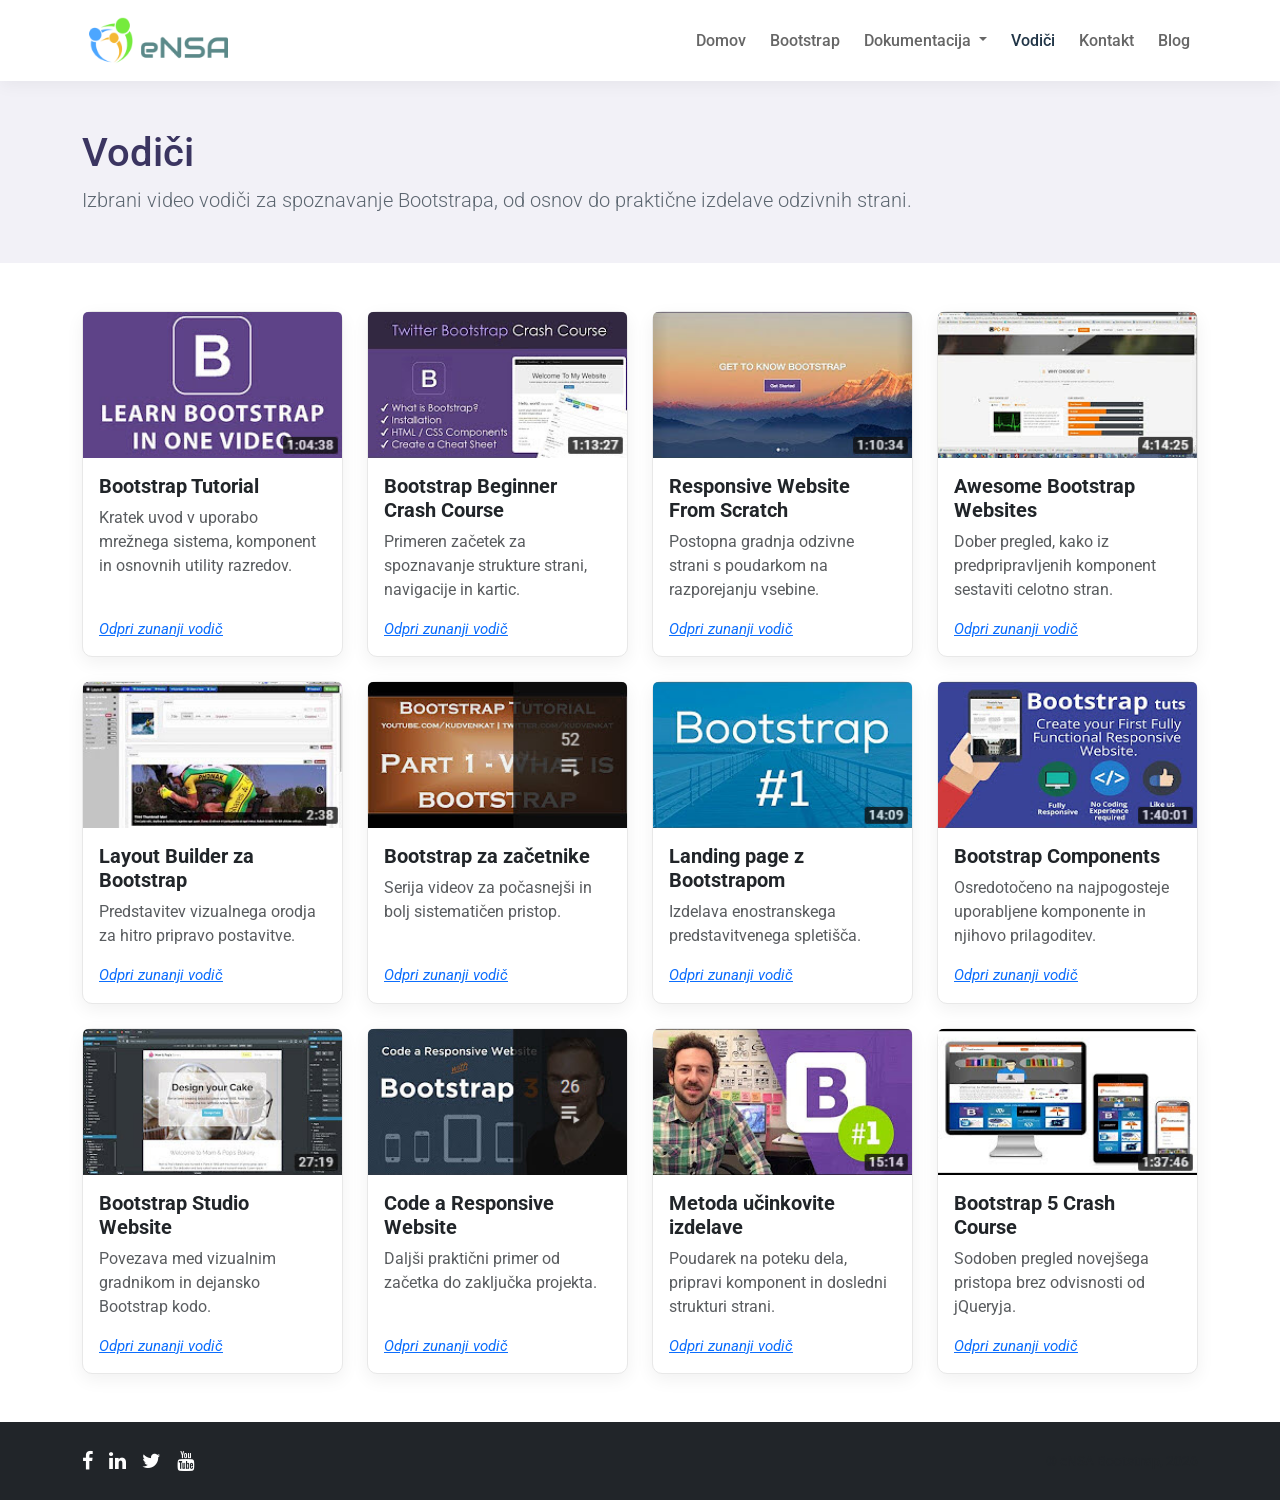
<file: SPA/Srednji_Nivo/Vaja 2 SPA/dokument/vodici.html>
<!DOCTYPE html>
<html lang="sl">
    <head>
        <meta charset="utf-8">
        <meta name="viewport" content="width=device-width, initial-scale=1">
        <meta name="description" content="Izbor vodičev za Bootstrap in odzivno oblikovanje.">
        <meta name="keywords" content="Bootstrap, odzivno oblikovanje, mrežni sistem, komponente, dokumentacija">
        <meta name="author" content="eNSA">
        <title>eNSA | Spletišče: Vodiči</title>
        <link rel="icon" href="../slike/index/favicon.png" type="image/x-icon">
        <link rel="preconnect" href="https://fonts.googleapis.com">
        <link rel="preconnect" href="https://fonts.gstatic.com" crossorigin>
        <link href="https://fonts.googleapis.com/css2?family=Roboto:wght@300;400;500;700&display=swap" rel="stylesheet">
        <link href="https://cdn.jsdelivr.net/npm/bootstrap@5.3.8/dist/css/bootstrap.min.css" rel="stylesheet">
        <link rel="stylesheet" href="https://maxcdn.bootstrapcdn.com/font-awesome/4.7.0/css/font-awesome.min.css">
        <link rel="stylesheet" href="../css/slog.css">
    </head>
    <body>
        <nav class="navbar navbar-expand-lg navbar-light site-navbar sticky-top">
            <div class="container">
                <a class="navbar-brand" href="glavna stran.html">
                    <img src="../slike/index/logo.png" alt="eNSA logotip">
                </a>
                <button class="navbar-toggler" type="button" data-bs-toggle="collapse" data-bs-target="#meni" aria-controls="meni" aria-expanded="false" aria-label="Preklopi navigacijo">
                    <span class="navbar-toggler-icon"></span>
                </button>
                <div class="collapse navbar-collapse" id="meni">
                    <ul class="navbar-nav ms-auto align-items-lg-center gap-lg-2">
                        <li class="nav-item">
                            <a class="nav-link" href="glavna stran.html">Domov</a>
                        </li>
                        <li class="nav-item">
                            <a class="nav-link" href="bootstrap.html">Bootstrap</a>
                        </li>
                        <li class="nav-item dropdown">
                            <a class="nav-link dropdown-toggle" href="#" id="navbarDropdown" role="button" data-bs-toggle="dropdown" aria-expanded="false">
                                Dokumentacija
                            </a>
                            <ul class="dropdown-menu" aria-labelledby="navbarDropdown">
                                <li><a class="dropdown-item" href="kako začeti.html">Kako začeti</a></li>
                                <li><a class="dropdown-item" href="postavitev.html">Postavitev</a></li>
                                <li><a class="dropdown-item" href="vsebina.html">Vsebina</a></li>
                                <li><a class="dropdown-item" href="komponente.html">Komponente</a></li>
                            </ul>
                        </li>
                        <li class="nav-item">
                            <a class="nav-link active" href="vodici.html" aria-current="page">Vodiči</a>
                        </li>
                        <li class="nav-item">
                            <a class="nav-link" href="#">Kontakt</a>
                        </li>
                        <li class="nav-item">
                            <a class="nav-link" href="#">Blog</a>
                        </li>
                    </ul>
                </div>
            </div>
        </nav>

        <header class="page-hero">
            <div class="container">
                <h1>Vodiči</h1>
                <p class="lead mb-0">Izbrani video vodiči za spoznavanje Bootstrapa, od osnov do praktične izdelave odzivnih strani.</p>
            </div>
        </header>

        <section class="py-5">
            <div class="container">
                <div class="row g-4">
                    <div class="col-md-6 col-xl-3">
                        <div class="guide-card card h-100">
                            <img src="../slike/vodici/yt-1.jpg" alt="Bootstrap Tutorial" class="card-img-top">
                            <div class="card-body d-flex flex-column">
                                <h3 class="h5 fw-bold">Bootstrap Tutorial</h3>
                                <p class="text-muted">Kratek uvod v uporabo mrežnega sistema, komponent in osnovnih utility razredov.</p>
                                <p class="guide-meta mb-0 mt-auto">
                                    <a href="https://www.youtube.com/watch?v=gqOEoUR5RHg" target="_blank" rel="noopener noreferrer" class="stretched-link">Odpri zunanji vodič</a>
                                </p>
                            </div>
                        </div>
                    </div>

                    <div class="col-md-6 col-xl-3">
                        <div class="guide-card card h-100">
                            <img src="../slike/vodici/yt-2.jpg" alt="Twitter Bootstrap Crash Course" class="card-img-top">
                            <div class="card-body d-flex flex-column">
                                <h3 class="h5 fw-bold">Bootstrap Beginner Crash Course</h3>
                                <p class="text-muted">Primeren začetek za spoznavanje strukture strani, navigacije in kartic.</p>
                                <p class="guide-meta mb-0 mt-auto">
                                    <a href="https://www.youtube.com/watch?v=5GcQtKTSRQA" target="_blank" rel="noopener noreferrer" class="stretched-link">Odpri zunanji vodič</a>
                                </p>
                            </div>
                        </div>
                    </div>

                    <div class="col-md-6 col-xl-3">
                        <div class="guide-card card h-100">
                            <img src="../slike/vodici/yt-3.jpg" alt="Responsive Website From Scratch" class="card-img-top">
                            <div class="card-body d-flex flex-column">
                                <h3 class="h5 fw-bold">Responsive Website From Scratch</h3>
                                <p class="text-muted">Postopna gradnja odzivne strani s poudarkom na razporejanju vsebine.</p>
                                <p class="guide-meta mb-0 mt-auto">
                                    <a href="https://www.youtube.com/watch?v=eIWRbvE1B2E" target="_blank" rel="noopener noreferrer" class="stretched-link">Odpri zunanji vodič</a>
                                </p>
                            </div>
                        </div>
                    </div>

                    <div class="col-md-6 col-xl-3">
                        <div class="guide-card card h-100">
                            <img src="../slike/vodici/yt-4.jpg" alt="Awesome Bootstrap Websites" class="card-img-top">
                            <div class="card-body d-flex flex-column">
                                <h3 class="h5 fw-bold">Awesome Bootstrap Websites</h3>
                                <p class="text-muted">Dober pregled, kako iz predpripravljenih komponent sestaviti celotno stran.</p>
                                <p class="guide-meta mb-0 mt-auto">
                                    <a href="https://www.youtube.com/watch?v=9L77QExVmIE" target="_blank" rel="noopener noreferrer" class="stretched-link">Odpri zunanji vodič</a>
                                </p>
                            </div>
                        </div>
                    </div>

                    <div class="col-md-6 col-xl-3">
                        <div class="guide-card card h-100">
                            <img src="../slike/vodici/yt-5.jpg" alt="Layout Builder za Bootstrap" class="card-img-top">
                            <div class="card-body d-flex flex-column">
                                <h3 class="h5 fw-bold">Layout Builder za Bootstrap</h3>
                                <p class="text-muted">Predstavitev vizualnega orodja za hitro pripravo postavitve.</p>
                                <p class="guide-meta mb-0 mt-auto">
                                    <a href="https://www.youtube.com/watch?v=97r3af8x8XU" target="_blank" rel="noopener noreferrer" class="stretched-link">Odpri zunanji vodič</a>
                                </p>
                            </div>
                        </div>
                    </div>

                    <div class="col-md-6 col-xl-3">
                        <div class="guide-card card h-100">
                            <img src="../slike/vodici/yt-6.jpg" alt="Bootstrap za začetnike" class="card-img-top">
                            <div class="card-body d-flex flex-column">
                                <h3 class="h5 fw-bold">Bootstrap za začetnike</h3>
                                <p class="text-muted">Serija videov za počasnejši in bolj sistematičen pristop.</p>
                                <p class="guide-meta mb-0 mt-auto">
                                    <a href="https://www.youtube.com/watch?v=k5F3g78s92k" target="_blank" rel="noopener noreferrer" class="stretched-link">Odpri zunanji vodič</a>
                                </p>
                            </div>
                        </div>
                    </div>

                    <div class="col-md-6 col-xl-3">
                        <div class="guide-card card h-100">
                            <img src="../slike/vodici/yt-7.jpg" alt="Landing page z Bootstrapom" class="card-img-top">
                            <div class="card-body d-flex flex-column">
                                <h3 class="h5 fw-bold">Landing page z Bootstrapom</h3>
                                <p class="text-muted">Izdelava enostranskega predstavitvenega spletišča.</p>
                                <p class="guide-meta mb-0 mt-auto">
                                    <a href="https://www.youtube.com/watch?v=284tV2USpyQ" target="_blank" rel="noopener noreferrer" class="stretched-link">Odpri zunanji vodič</a>
                                </p>
                            </div>
                        </div>
                    </div>

                    <div class="col-md-6 col-xl-3">
                        <div class="guide-card card h-100">
                            <img src="../slike/vodici/yt-8.jpg" alt="Bootstrap Components" class="card-img-top">
                            <div class="card-body d-flex flex-column">
                                <h3 class="h5 fw-bold">Bootstrap Components</h3>
                                <p class="text-muted">Osredotočeno na najpogosteje uporabljene komponente in njihovo prilagoditev.</p>
                                <p class="guide-meta mb-0 mt-auto">
                                    <a href="https://www.youtube.com/watch?v=3V7Z9wQ8f1M" target="_blank" rel="noopener noreferrer" class="stretched-link">Odpri zunanji vodič</a>
                                </p>
                            </div>
                        </div>
                    </div>

                    <div class="col-md-6 col-xl-3">
                        <div class="guide-card card h-100">
                            <img src="../slike/vodici/yt-9.jpg" alt="Bootstrap Studio Website" class="card-img-top">
                            <div class="card-body d-flex flex-column">
                                <h3 class="h5 fw-bold">Bootstrap Studio Website</h3>
                                <p class="text-muted">Povezava med vizualnim gradnikom in dejansko Bootstrap kodo.</p>
                                <p class="guide-meta mb-0 mt-auto">
                                    <a href="https://www.youtube.com/watch?v=6rY3h1g98XQ" target="_blank" rel="noopener noreferrer" class="stretched-link">Odpri zunanji vodič</a>
                                </p>
                            </div>
                        </div>
                    </div>

                    <div class="col-md-6 col-xl-3">
                        <div class="guide-card card h-100">
                            <img src="../slike/vodici/yt-10.jpg" alt="Code a Responsive Website" class="card-img-top">
                            <div class="card-body d-flex flex-column">
                                <h3 class="h5 fw-bold">Code a Responsive Website</h3>
                                <p class="text-muted">Daljši praktični primer od začetka do zaključka projekta.</p>
                                <p class="guide-meta mb-0 mt-auto">
                                    <a href="https://www.youtube.com/watch?v=P1s3f82nK1Q" target="_blank" rel="noopener noreferrer" class="stretched-link">Odpri zunanji vodič</a>
                                </p>
                            </div>
                        </div>
                    </div>

                    <div class="col-md-6 col-xl-3">
                        <div class="guide-card card h-100">
                            <img src="../slike/vodici/yt-11.jpg" alt="Metoda učinkovite izdelave" class="card-img-top">
                            <div class="card-body d-flex flex-column">
                                <h3 class="h5 fw-bold">Metoda učinkovite izdelave</h3>
                                <p class="text-muted">Poudarek na poteku dela, pripravi komponent in dosledni strukturi strani.</p>
                                <p class="guide-meta mb-0 mt-auto">
                                    <a href="https://www.youtube.com/watch?v=7Xv2n9r31sQ" target="_blank" rel="noopener noreferrer" class="stretched-link">Odpri zunanji vodič</a>
                                </p>
                            </div>
                        </div>
                    </div>

                    <div class="col-md-6 col-xl-3">
                        <div class="guide-card card h-100">
                            <img src="../slike/vodici/yt-12.jpg" alt="Bootstrap 5 Crash Course" class="card-img-top">
                            <div class="card-body d-flex flex-column">
                                <h3 class="h5 fw-bold">Bootstrap 5 Crash Course</h3>
                                <p class="text-muted">Sodoben pregled novejšega pristopa brez odvisnosti od jQueryja.</p>
                                <p class="guide-meta mb-0 mt-auto">
                                    <a href="https://www.youtube.com/watch?v=-qfEOQ4vwsM" target="_blank" rel="noopener noreferrer" class="stretched-link">Odpri zunanji vodič</a>
                                </p>
                            </div>
                        </div>
                    </div>
                </div>
            </div>
        </section>

        <footer class="bg-dark text-white py-4">
            <div class="container">
                <div class="row align-items-center gy-3">
                    <div class="col-md-6 d-flex gap-3">
                        <a href="#" class="text-white text-decoration-none fs-5"><i class="fa fa-facebook"></i></a>
                        <a href="#" class="text-white text-decoration-none fs-5"><i class="fa fa-linkedin"></i></a>
                        <a href="#" class="text-white text-decoration-none fs-5"><i class="fa fa-twitter"></i></a>
                        <a href="#" class="text-white text-decoration-none fs-5"><i class="fa fa-youtube"></i></a>
                    </div>
                    <div class="col-md-6 text-md-end text-muted small">
                        © eNSA Bootstrap, 2026
                    </div>
                </div>
            </div>
        </footer>

        <script src="https://cdn.jsdelivr.net/npm/bootstrap@5.3.8/dist/js/bootstrap.bundle.min.js"></script>
    </body>
</html>
</file>
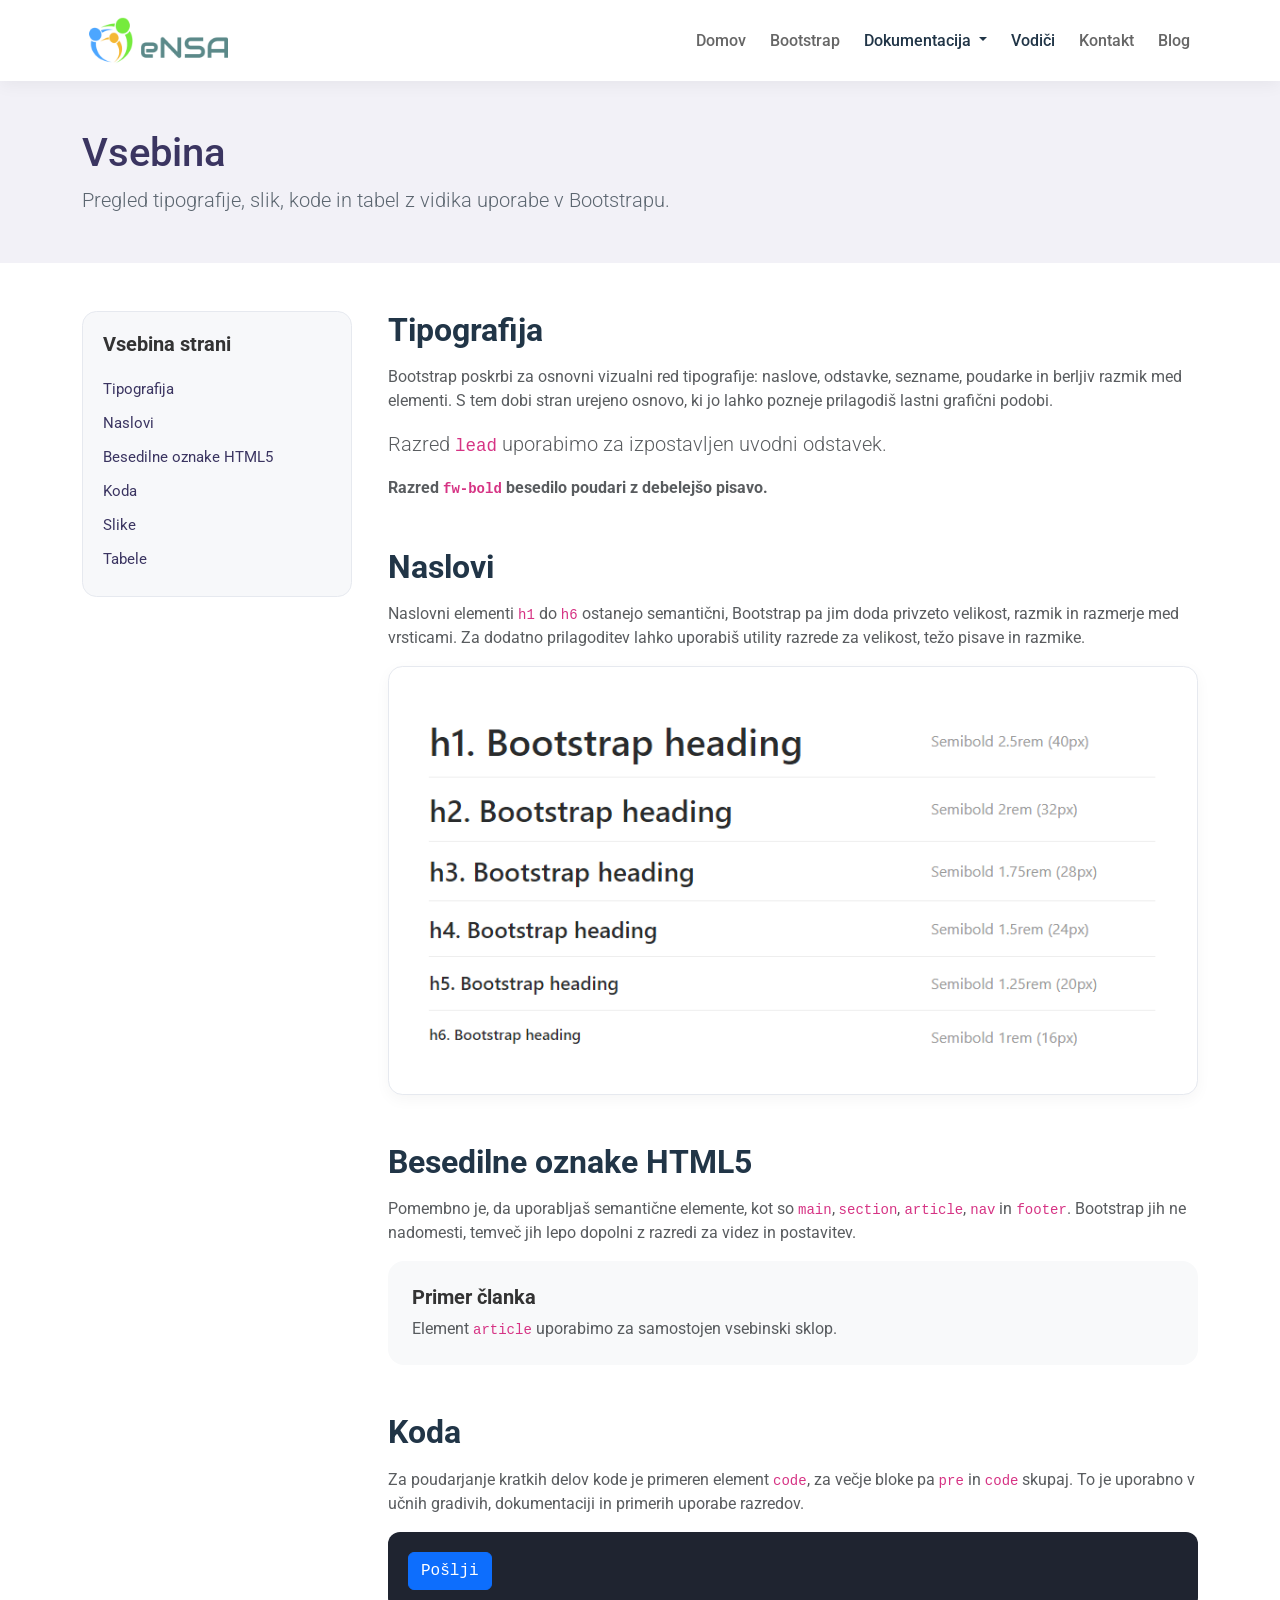
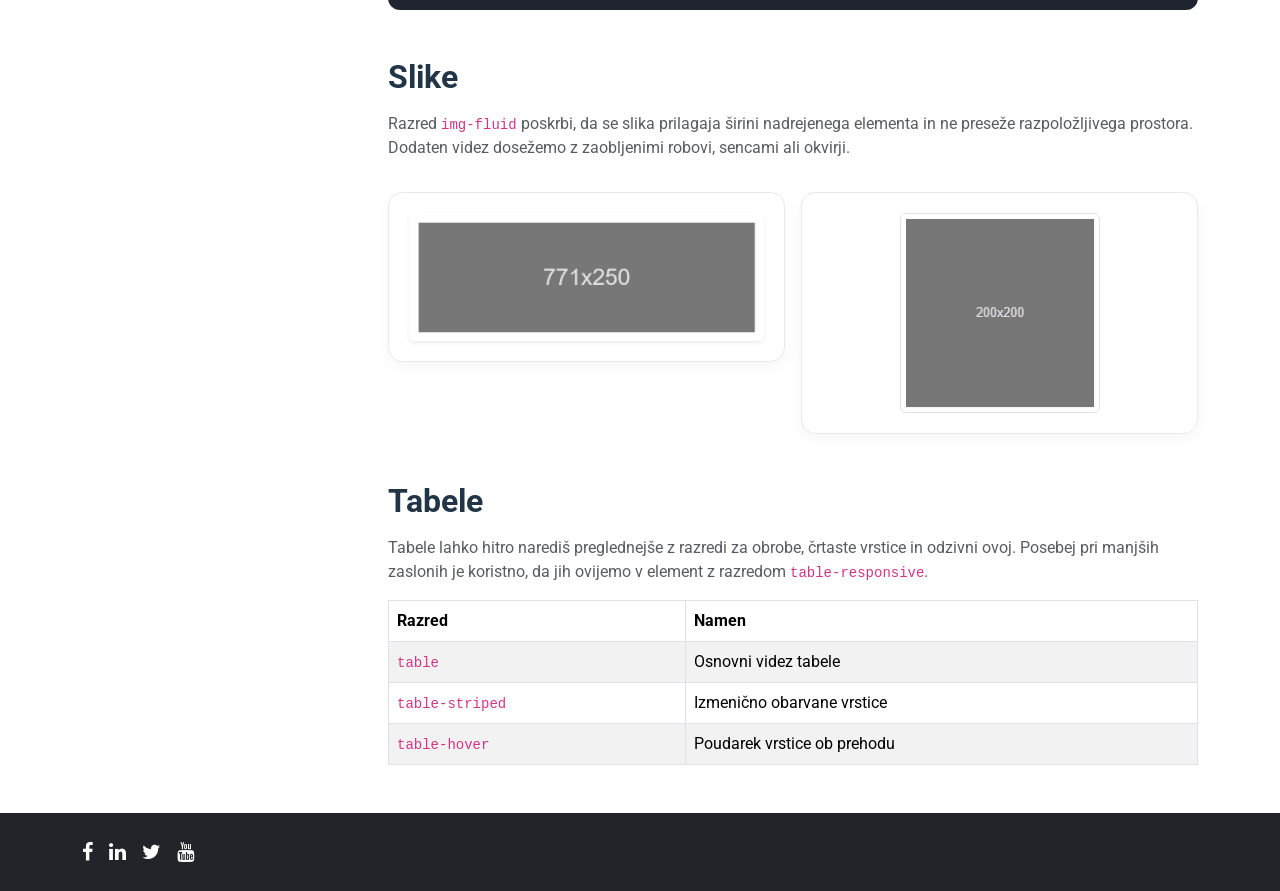
<file: SPA/Srednji_Nivo/Vaja 2 SPA/dokument/vsebina.html>
<!DOCTYPE html>
<html lang="sl">
    <head>
        <meta charset="utf-8">
        <meta name="viewport" content="width=device-width, initial-scale=1">
        <meta name="description" content="Dokumentacija Bootstrapa: vsebina.">
        <meta name="keywords" content="Bootstrap, tipografija, slike, koda, tabele, dokumentacija">
        <meta name="author" content="eNSA">
        <title>eNSA | Spletišče: Vsebina</title>
        <link rel="icon" href="../slike/index/favicon.png" type="image/x-icon">
        <link rel="preconnect" href="https://fonts.googleapis.com">
        <link rel="preconnect" href="https://fonts.gstatic.com" crossorigin>
        <link href="https://fonts.googleapis.com/css2?family=Roboto:wght@300;400;500;700&display=swap" rel="stylesheet">
        <link href="https://cdn.jsdelivr.net/npm/bootstrap@5.3.8/dist/css/bootstrap.min.css" rel="stylesheet">
        <link rel="stylesheet" href="https://maxcdn.bootstrapcdn.com/font-awesome/4.7.0/css/font-awesome.min.css">
        <link rel="stylesheet" href="../css/slog.css">
    </head>
    <body>
        <nav class="navbar navbar-expand-lg navbar-light site-navbar sticky-top">
            <div class="container">
                <a class="navbar-brand" href="glavna stran.html">
                    <img src="../slike/index/logo.png" alt="eNSA logotip">
                </a>
                <button class="navbar-toggler" type="button" data-bs-toggle="collapse" data-bs-target="#meni" aria-controls="meni" aria-expanded="false" aria-label="Preklopi navigacijo">
                    <span class="navbar-toggler-icon"></span>
                </button>
                <div class="collapse navbar-collapse" id="meni">
                    <ul class="navbar-nav ms-auto align-items-lg-center gap-lg-2">
                        <li class="nav-item">
                            <a class="nav-link" href="glavna stran.html">Domov</a>
                        </li>
                        <li class="nav-item">
                            <a class="nav-link" href="bootstrap.html">Bootstrap</a>
                        </li>
                        <li class="nav-item dropdown">
                            <a class="nav-link dropdown-toggle active" href="#" id="navbarDropdown" role="button" data-bs-toggle="dropdown" aria-expanded="false">
                                Dokumentacija
                            </a>
                            <ul class="dropdown-menu" aria-labelledby="navbarDropdown">
                                <li><a class="dropdown-item" href="kako začeti.html">Kako začeti</a></li>
                                <li><a class="dropdown-item" href="postavitev.html">Postavitev</a></li>
                                <li><a class="dropdown-item" href="vsebina.html">Vsebina</a></li>
                                <li><a class="dropdown-item" href="komponente.html">Komponente</a></li>
                            </ul>
                        </li>
                        <li class="nav-item">
                            <a class="nav-link active" href="vodici.html" aria-current="page">Vodiči</a>                        </li>
                        <li class="nav-item">
                            <a class="nav-link" href="#">Kontakt</a>
                        </li>
                        <li class="nav-item">
                            <a class="nav-link" href="#">Blog</a>
                        </li>
                    </ul>
                </div>
            </div>
        </nav>

        <header class="page-hero">
            <div class="container">
                <h1>Vsebina</h1>
                <p class="lead mb-0">Pregled tipografije, slik, kode in tabel z vidika uporabe v Bootstrapu.</p>
            </div>
        </header>

        <section class="py-5">
            <div class="container">
                <div class="doc-layout">
                    <aside class="doc-sidebar">
                        <h2 class="h5 fw-bold mb-3">Vsebina strani</h2>
                        <a href="#tipografija">Tipografija</a>
                        <a href="#naslovi">Naslovi</a>
                        <a href="#html5">Besedilne oznake HTML5</a>
                        <a href="#koda">Koda</a>
                        <a href="#slike">Slike</a>
                        <a href="#tabele">Tabele</a>
                    </aside>

                    <div class="doc-content">
                        <section id="tipografija" class="mb-5">
                            <h2 class="fw-bold mb-3">Tipografija</h2>
                            <p class="text-muted">Bootstrap poskrbi za osnovni vizualni red tipografije: naslove, odstavke, sezname, poudarke in berljiv razmik med elementi. S tem dobi stran urejeno osnovo, ki jo lahko pozneje prilagodiš lastni grafični podobi.</p>
                            <p class="text-muted lead">Razred <code>lead</code> uporabimo za izpostavljen uvodni odstavek.</p>
                            <p class="text-muted fw-bold mb-0">Razred <code>fw-bold</code> besedilo poudari z debelejšo pisavo.</p>
                        </section>

                        <section id="naslovi" class="mb-5">
                            <h2 class="fw-bold mb-3">Naslovi</h2>
                            <p class="text-muted">Naslovni elementi <code>h1</code> do <code>h6</code> ostanejo semantični, Bootstrap pa jim doda privzeto velikost, razmik in razmerje med vrsticami. Za dodatno prilagoditev lahko uporabiš utility razrede za velikost, težo pisave in razmike.</p>
                            <div class="doc-figure mt-3">
                                <img src="../slike/dokumentacija/naslovi.png" alt="Primer naslovov od h1 do h6" class="img-fluid">
                            </div>
                        </section>

                        <section id="html5" class="mb-5">
                            <h2 class="fw-bold mb-3">Besedilne oznake HTML5</h2>
                            <p class="text-muted">Pomembno je, da uporabljaš semantične elemente, kot so <code>main</code>, <code>section</code>, <code>article</code>, <code>nav</code> in <code>footer</code>. Bootstrap jih ne nadomesti, temveč jih lepo dopolni z razredi za videz in postavitev.</p>
                            <article class="p-4 bg-light rounded-4 mt-3">
                                <h3 class="h5 fw-bold">Primer članka</h3>
                                <p class="text-muted mb-0">Element <code>article</code> uporabimo za samostojen vsebinski sklop.</p>
                            </article>
                        </section>

                        <section id="koda" class="mb-5">
                            <h2 class="fw-bold mb-3">Koda</h2>
                            <p class="text-muted">Za poudarjanje kratkih delov kode je primeren element <code>code</code>, za večje bloke pa <code>pre</code> in <code>code</code> skupaj. To je uporabno v učnih gradivih, dokumentaciji in primerih uporabe razredov.</p>
                            <pre class="doc-code"><code><button class="btn btn-primary">Pošlji</button></code></pre>
                        </section>

                        <section id="slike" class="mb-5">
                            <h2 class="fw-bold mb-3">Slike</h2>
                            <p class="text-muted">Razred <code>img-fluid</code> poskrbi, da se slika prilagaja širini nadrejenega elementa in ne preseže razpoložljivega prostora. Dodaten videz dosežemo z zaobljenimi robovi, sencami ali okvirji.</p>
                            <div class="row g-3 mt-2">
                                <div class="col-md-6 text-center">
                                    <div class="doc-figure">
                                        <img src="../slike/dokumentacija/img1.png" class="img-fluid rounded shadow-sm doc-img-custom" alt="Primer odzivne slike z zaobljenimi robovi">
                                    </div>
                                </div>
                                <div class="col-md-6 text-center">
                                    <div class="doc-figure">
                                        <img src="../slike/dokumentacija/img2.png" class="img-fluid img-thumbnail doc-img-square" alt="Primer slike z okvirjem">
                                    </div>
                                </div>
                            </div>
                        </section>

                        <section id="tabele" class="mb-0">
                            <h2 class="fw-bold mb-3">Tabele</h2>
                            <p class="text-muted">Tabele lahko hitro narediš preglednejše z razredi za obrobe, črtaste vrstice in odzivni ovoj. Posebej pri manjših zaslonih je koristno, da jih ovijemo v element z razredom <code>table-responsive</code>.</p>
                            <div class="table-responsive mt-3">
                                <table class="table table-striped table-bordered table-hover align-middle mb-0">
                                    <thead>
                                        <tr>
                                            <th>Razred</th>
                                            <th>Namen</th>
                                        </tr>
                                    </thead>
                                    <tbody>
                                        <tr>
                                            <td><code>table</code></td>
                                            <td>Osnovni videz tabele</td>
                                        </tr>
                                        <tr>
                                            <td><code>table-striped</code></td>
                                            <td>Izmenično obarvane vrstice</td>
                                        </tr>
                                        <tr>
                                            <td><code>table-hover</code></td>
                                            <td>Poudarek vrstice ob prehodu</td>
                                        </tr>
                                    </tbody>
                                </table>
                            </div>
                        </section>
                    </div>
                </div>
            </div>
        </section>

        <footer class="bg-dark text-white py-4">
            <div class="container">
                <div class="row align-items-center gy-3">
                    <div class="col-md-6 d-flex gap-3">
                        <a href="#" class="text-white text-decoration-none fs-5"><i class="fa fa-facebook"></i></a>
                        <a href="#" class="text-white text-decoration-none fs-5"><i class="fa fa-linkedin"></i></a>
                        <a href="#" class="text-white text-decoration-none fs-5"><i class="fa fa-twitter"></i></a>
                        <a href="#" class="text-white text-decoration-none fs-5"><i class="fa fa-youtube"></i></a>
                    </div>
                    <div class="col-md-6 text-md-end text-muted small">
                        © eNSA Bootstrap, 2026
                    </div>
                </div>
            </div>
        </footer>

        <script src="https://cdn.jsdelivr.net/npm/bootstrap@5.3.8/dist/js/bootstrap.bundle.min.js"></script>
    </body>
</html>
</file>
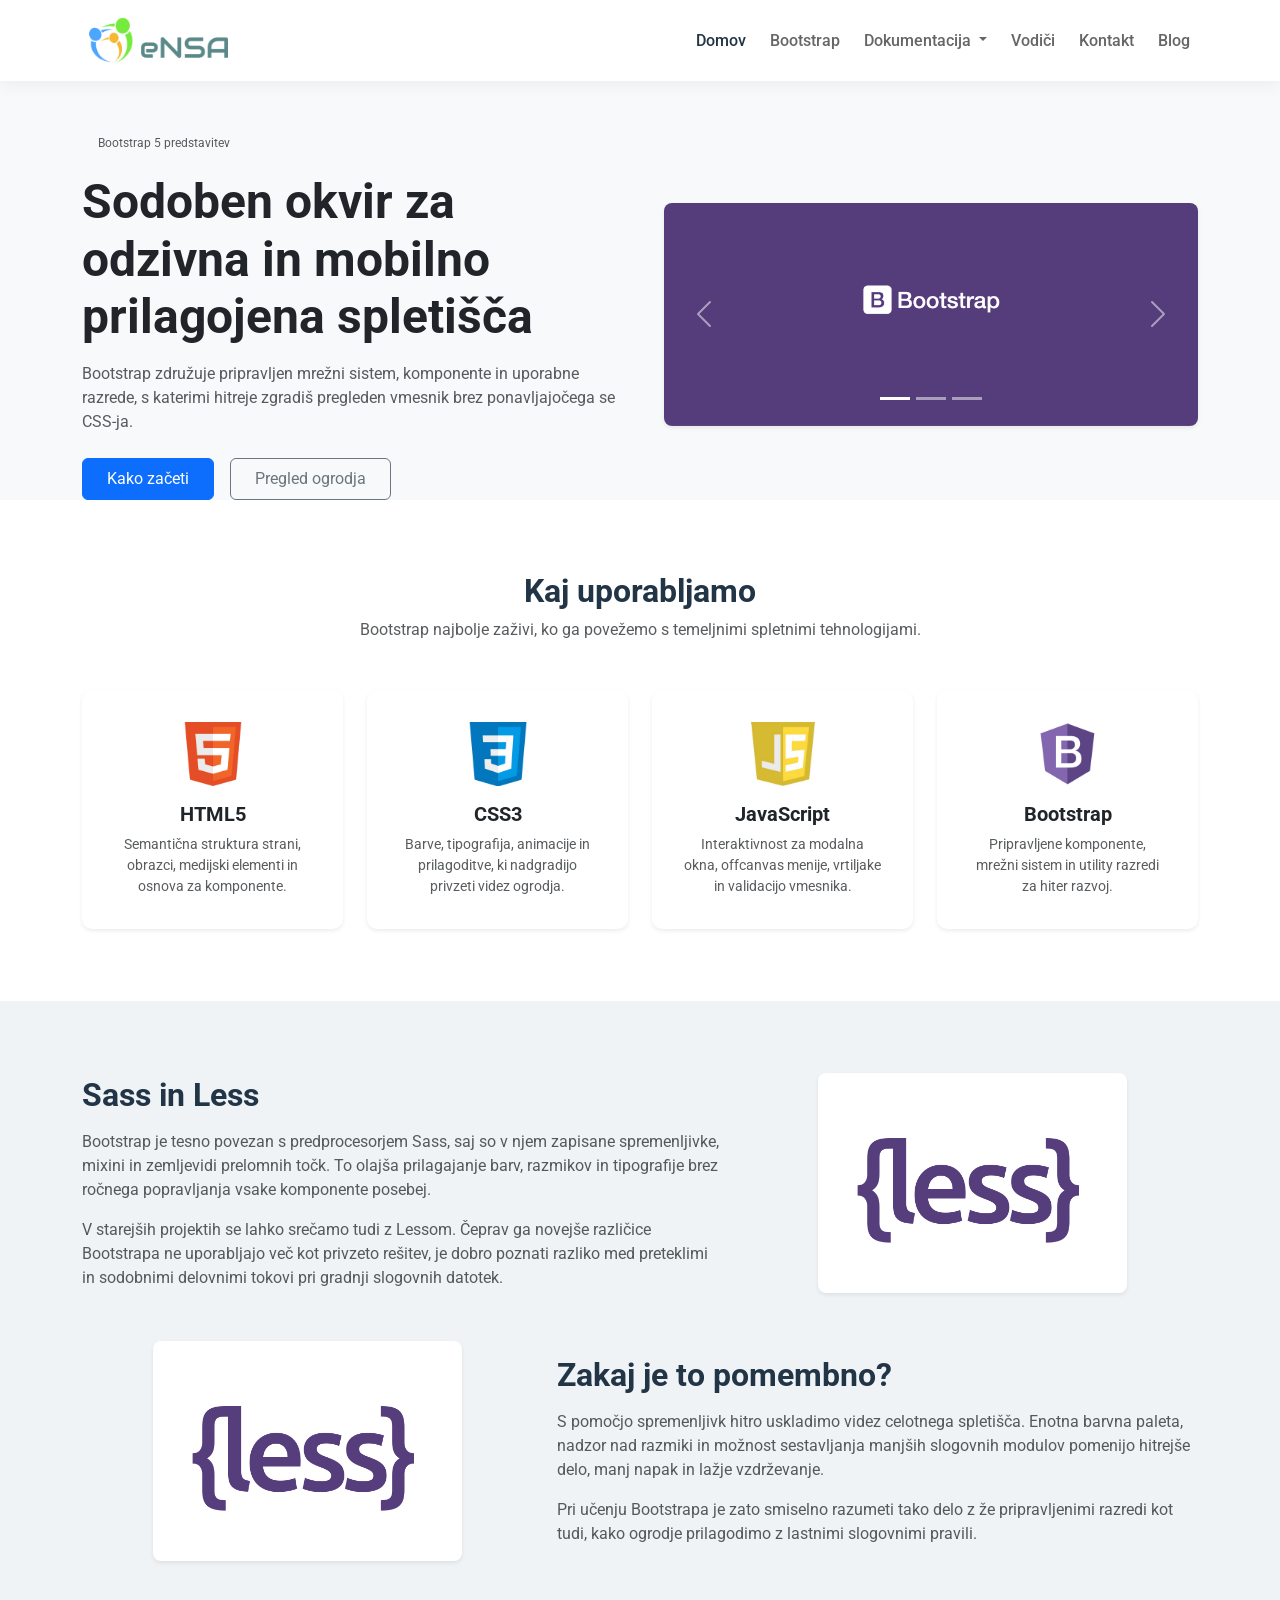
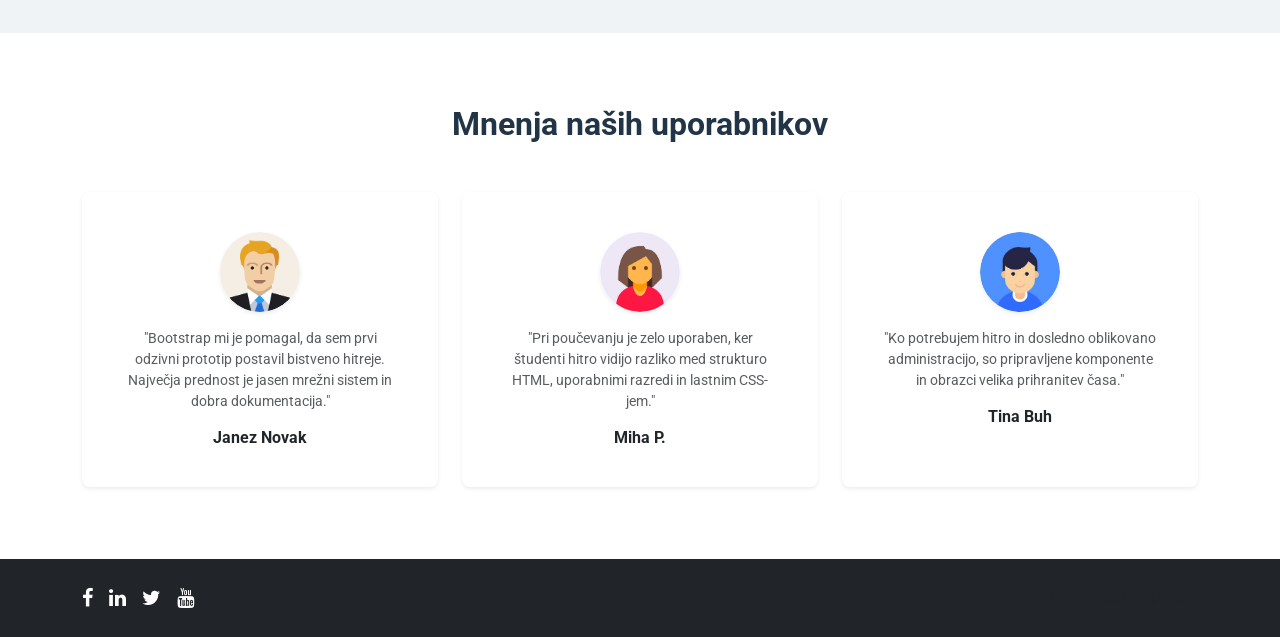
<file: SPA/Minimalni_Nivo/Vaja 1 SPA/Vaja 1/dokument/glavna stran.html>
<!DOCTYPE html>
<html lang="sl">
    <head>
        <meta charset="utf-8">
        <meta name="viewport" content="width=device-width, initial-scale=1">
        <meta name="description" content="Predstavitev sodobnega Bootstrap spletišča.">
        <meta name="keywords" content="Bootstrap, odzivno oblikovanje, mrežni sistem, komponente, dokumentacija">
        <meta name="author" content="eNSA">
        <title>eNSA | Spletišče: Domača stran</title>
        <link rel="icon" href="../slike/index/favicon.png" type="image/x-icon">
        <link rel="preconnect" href="https://fonts.googleapis.com">
        <link rel="preconnect" href="https://fonts.gstatic.com" crossorigin>
        <link href="https://fonts.googleapis.com/css2?family=Roboto:wght@300;400;500;700&display=swap" rel="stylesheet">
        <link href="https://cdn.jsdelivr.net/npm/bootstrap@5.0.2/dist/css/bootstrap.min.css" rel="stylesheet">
        <link rel="stylesheet" href="https://maxcdn.bootstrapcdn.com/font-awesome/4.7.0/css/font-awesome.min.css">
        <link rel="stylesheet" href="../css/slog.css">
    </head>
    <body>


        <nav class="navbar navbar-expand-lg navbar-light site-navbar sticky-top">
            <div class="container">
                <a class="navbar-brand" href="glavna stran.html">
                    <img src="../slike/index/logo.png" alt="eNSA logotip">
                </a>

                <button class="navbar-toggler" type="button" data-bs-toggle="collapse" data-bs-target="#meni"
                    aria-controls="meni" aria-expanded="false" aria-label="Preklopi navigacijo">
                    <span class="navbar-toggler-icon"></span>
                </button>

                <div class="collapse navbar-collapse" id="meni">
                    <ul class="navbar-nav ms-auto align-items-lg-center gap-lg-2">
                        <li class="nav-item">
                            <a class="nav-link active" href="glavna stran.html">Domov</a>
                        </li>
                        <li class="nav-item">
                            <a class="nav-link" href="bootstrap.html">Bootstrap</a>
                        </li>
                        <li class="nav-item dropdown">
                            <a class="nav-link dropdown-toggle" href="#" id="navbarDropdown" role="button" data-bs-toggle="dropdown" aria-expanded="false">
                                Dokumentacija
                            </a>
                            <ul class="dropdown-menu" aria-labelledby="navbarDropdown">
                                <li><a class="dropdown-item" href="glavna stran.html">Glavna stran</a></li>
                                <li><a class="dropdown-item" href="kako začeti.html">Kako začeti</a></li>
                                <li><a class="dropdown-item" href="komponente.html">Komponente</a></li>
                                <li><a class="dropdown-item" href="postavitev.html">Postavitev</a></li>
                                <li><a class="dropdown-item" href="vsebina.html">Vsebina</a></li>
                            </ul>
                        </li>
                        <li class="nav-item">
                            <a class="nav-link" href="#">Vodiči</a>
                        </li>
                        <li class="nav-item">
                            <a class="nav-link" href="#">Kontakt</a>
                        </li>
                        <li class="nav-item">
                            <a class="nav-link" href="#">Blog</a>
                        </li>
                    </ul>
                </div>
            </div>
        </nav>

        <section class="hero pb-0 py-5">
            <div class="container">
                <div class="row align-items-center g-5">
                    <div class="col-lg-6">
                        <span class="badge bg-light text-muted mb-3 px-3 py-2 rounded-pill fw-normal">Bootstrap 5 predstavitev</span>
                        <h1 class="display-5 fw-bold text-dark mb-3">Sodoben okvir za odzivna in mobilno prilagojena spletišča</h1>
                        <p class="text-muted mb-4">Bootstrap združuje pripravljen mrežni sistem, komponente in uporabne razrede, s katerimi hitreje zgradiš pregleden vmesnik brez ponavljajočega se CSS-ja.</p>
                        <div class="d-flex gap-3">
                            <a href="Kako začeti.html" class="btn btn-primary px-4 py-2">Kako začeti</a>
                            <a href="#" class="btn btn-outline-secondary px-4 py-2">Pregled ogrodja</a>
                        </div>
                    </div>
                    <div class="col-lg-6">
                        <div id="uvodCarousel" class="carousel slide hero-card overflow-hidden shadow-sm rounded-3" data-bs-ride="carousel">
                            <div class="carousel-indicators">
                                <button type="button" data-bs-target="#uvodCarousel" data-bs-slide-to="0" class="active" aria-current="true" aria-label="Slide 1"></button>
                                <button type="button" data-bs-target="#uvodCarousel" data-bs-slide-to="1" aria-label="Slide 2"></button>
                                <button type="button" data-bs-target="#uvodCarousel" data-bs-slide-to="2" aria-label="Slide 3"></button>
                            </div>
                            <div class="carousel-inner">
                                <div class="carousel-item active">
                                    <img src="../slike/index/bs_slide1.png" class="d-block w-100" alt="Slide 1">
                                </div>
                                <div class="carousel-item">
                                    <img src="../slike/index/bs_slide2.png" class="d-block w-100" alt="Slide 2">
                                </div>
                                <div class="carousel-item">
                                    <img src="../slike/index/bs_slide3.png" class="d-block w-100" alt="Slide 3">
                                </div>
                            </div>
                            <button class="carousel-control-prev" type="button" data-bs-target="#uvodCarousel" data-bs-slide="prev">
                                <span class="carousel-control-prev-icon" aria-hidden="true"></span>
                                <span class="visually-hidden">Prejšnja</span>
                            </button>
                            <button class="carousel-control-next" type="button" data-bs-target="#uvodCarousel" data-bs-slide="next">
                                <span class="carousel-control-next-icon" aria-hidden="true"></span>
                                <span class="visually-hidden">Naslednja</span>
                            </button>
                        </div>
                    </div>
                </div>
            </div>
        </section>

        <section class="py-5 bg-white">
            <div class="container py-4 text-center">
                <h2 class="fw-bold mb-2">Kaj uporabljamo</h2>
                <p class="text-muted mb-5">Bootstrap najbolje zaživi, ko ga povežemo s temeljnimi spletnimi tehnologijami.</p>
                <div class="row g-4">
                    <div class="col-6 col-lg-3">
                        <div class="card h-100 border-0 shadow-sm p-3 text-center">
                            <div class="card-body">
                                <img src="../slike/index/html5.png" alt="HTML5" class="mb-3" style="max-height: 64px;">
                                <h3 class="h5 fw-bold mb-2">HTML5</h3>
                                <p class="text-muted small mb-0">Semantična struktura strani, obrazci, medijski elementi in osnova za komponente.</p>
                            </div>
                        </div>
                    </div>
                    <div class="col-6 col-lg-3">
                        <div class="card h-100 border-0 shadow-sm p-3 text-center">
                            <div class="card-body">
                                <img src="../slike/index/css3.png" alt="CSS3" class="mb-3" style="max-height: 64px;">
                                <h3 class="h5 fw-bold mb-2">CSS3</h3>
                                <p class="text-muted small mb-0">Barve, tipografija, animacije in prilagoditve, ki nadgradijo privzeti videz ogrodja.</p>
                            </div>
                        </div>
                    </div>
                    <div class="col-6 col-lg-3">
                        <div class="card h-100 border-0 shadow-sm p-3 text-center">
                            <div class="card-body">
                                <img src="../slike/index/js.png" alt="JavaScript" class="mb-3" style="max-height: 64px;">
                                <h3 class="h5 fw-bold mb-2">JavaScript</h3>
                                <p class="text-muted small mb-0">Interaktivnost za modalna okna, offcanvas menije, vrtiljake in validacijo vmesnika.</p>
                            </div>
                        </div>
                    </div>
                    <div class="col-6 col-lg-3">
                        <div class="card h-100 border-0 shadow-sm p-3 text-center">
                            <div class="card-body">
                                <img src="../slike/index/bootstrap.png" alt="Bootstrap" class="mb-3" style="max-height: 64px;">
                                <h3 class="h5 fw-bold mb-2">Bootstrap</h3>
                                <p class="text-muted small mb-0">Pripravljene komponente, mrežni sistem in utility razredi za hiter razvoj.</p>
                            </div>
                        </div>
                    </div>
                </div>
            </div>
        </section>

        <section class="section-accent py-5">
            <div class="container py-4">
                <div class="row align-items-center mb-5">
                    <div class="col-lg-7">
                        <h2 class="fw-bold mb-3">Sass in Less</h2>
                        <p class="text-muted">Bootstrap je tesno povezan s predprocesorjem Sass, saj so v njem zapisane spremenljivke, mixini in zemljevidi prelomnih točk. To olajša prilagajanje barv, razmikov in tipografije brez ročnega popravljanja vsake komponente posebej.</p>
                        <p class="text-muted mb-0">V starejših projektih se lahko srečamo tudi z Lessom. Čeprav ga novejše različice Bootstrapa ne uporabljajo več kot privzeto rešitev, je dobro poznati razliko med preteklimi in sodobnimi delovnimi tokovi pri gradnji slogovnih datotek.</p>
                    </div>
                    <div class="col-lg-5 text-center">
                        <img src="../slike/index/less.png" alt="Sass in Less" class="img-fluid rounded-3 shadow-sm bg-white p-3" style="max-height: 220px;">
                    </div>
                </div>

                <div class="row align-items-center">
                    <div class="col-lg-7 order-lg-2">
                        <h2 class="fw-bold mb-3">Zakaj je to pomembno?</h2>
                        <p class="text-muted">S pomočjo spremenljivk hitro uskladimo videz celotnega spletišča. Enotna barvna paleta, nadzor nad razmiki in možnost sestavljanja manjših slogovnih modulov pomenijo hitrejše delo, manj napak in lažje vzdrževanje.</p>
                        <p class="text-muted mb-0">Pri učenju Bootstrapa je zato smiselno razumeti tako delo z že pripravljenimi razredi kot tudi, kako ogrodje prilagodimo z lastnimi slogovnimi pravili.</p>
                    </div>
                    <div class="col-lg-5 order-lg-1 text-center">
                        <img src="../slike/index/less.png" alt="Zakaj je pomembno" class="img-fluid rounded-3 shadow-sm bg-white p-3" style="max-height: 220px;">
                    </div>
                </div>
            </div>
        </section>

        <section class="py-5 bg-white">
            <div class="container py-4">
                <h2 class="fw-bold text-center mb-5">Mnenja naših uporabnikov</h2>
                <div class="row g-4">
                    <div class="col-md-4">
                        <div class="card h-100 border-0 shadow-sm p-4 text-center rounded-3">
                            <div class="card-body">
                                <img src="../slike/index/oseba1.png" alt="Janez Novak" class="rounded-circle mb-3 shadow-sm" style="width: 80px; height: 80px; object-fit: cover;">
                                <p class="text-muted small mb-3">"Bootstrap mi je pomagal, da sem prvi odzivni prototip postavil bistveno hitreje. Največja prednost je jasen mrežni sistem in dobra dokumentacija."</p>
                                <h6 class="fw-bold text-dark mb-0">Janez Novak</h6>
                            </div>
                        </div>
                    </div>
                    <div class="col-md-4">
                        <div class="card h-100 border-0 shadow-sm p-4 text-center rounded-3">
                            <div class="card-body">
                                <img src="../slike/index/oseba2.png" alt="Miha P." class="rounded-circle mb-3 shadow-sm" style="width: 80px; height: 80px; object-fit: cover;">
                                <p class="text-muted small mb-3">"Pri poučevanju je zelo uporaben, ker študenti hitro vidijo razliko med strukturo HTML, uporabnimi razredi in lastnim CSS-jem."</p>
                                <h6 class="fw-bold text-dark mb-0">Miha P.</h6>
                            </div>
                        </div>
                    </div>
                    <div class="col-md-4">
                        <div class="card h-100 border-0 shadow-sm p-4 text-center rounded-3">
                            <div class="card-body">
                                <img src="../slike/index/oseba3.png" alt="Tina Buh" class="rounded-circle mb-3 shadow-sm" style="width: 80px; height: 80px; object-fit: cover;">
                                <p class="text-muted small mb-3">"Ko potrebujem hitro in dosledno oblikovano administracijo, so pripravljene komponente in obrazci velika prihranitev časa."</p>
                                <h6 class="fw-bold text-dark mb-0">Tina Buh</h6>
                            </div>
                        </div>
                    </div>
                </div>
            </div>
        </section>

        <footer class="bg-dark text-white py-4">
            <div class="container">
                <div class="row align-items-center gy-3">
                    <div class="col-md-6 d-flex gap-3">
                        <a href="#" class="text-white text-decoration-none fs-5"><i class="fa fa-facebook"></i></a>
                        <a href="#" class="text-white text-decoration-none fs-5"><i class="fa fa-linkedin"></i></a>
                        <a href="#" class="text-white text-decoration-none fs-5"><i class="fa fa-twitter"></i></a>
                        <a href="#" class="text-white text-decoration-none fs-5"><i class="fa fa-youtube"></i></a>
                    </div>
                    <div class="col-md-6 text-md-end text-muted small">
                        © eNSA Bootstrap, 2026
                    </div>
                </div>
            </div>
        </footer>

        <script src="https://cdn.jsdelivr.net/npm/bootstrap@5.0.2/dist/js/bootstrap.bundle.min.js"></script>
    </body>
</html>
</file>
<file: SPA/Srednji_Nivo/Vaja 2 SPA/css/slog.css>
body {
    font-family: 'Roboto', Helvetica, Arial, sans-serif;
    color: #333333;
}

.site-navbar {
    background-color: #ffffff;
    box-shadow: 0 0.25rem 1rem rgba(0, 0, 0, 0.05);
}

.navbar-brand img {
    max-height: 55px;
}

.navbar-nav .nav-link {
    color: #666666;
    font-weight: 500;
}

.navbar-nav .nav-link.active,
.navbar-nav .nav-link:hover {
    color: #213547;
}

.hero {
    background-color: #f7f9fb;
}

.page-hero {
    background-color: #f2f1f7;
    padding: 3rem 0;
}

.page-hero .lead {
    color: #5c6670;
    max-width: 900px;
}

.page-hero h1 {
    color: #3b3561;
}

.section-accent {
    background-color: #f0f3f6;
}

.section-soft {
    background-color: #f4f5f8;
}

h1, h2, h3, h4, h5, h6 {
    color: #213547;
}

.card {
    border-radius: 10px;
    border: none;
    box-shadow: 0 0.35rem 1.1rem rgba(0, 0, 0, 0.06);
    transition: transform 0.2s ease-in-out;
}

.card:hover {
    transform: translateY(-3px);
}

.doc-card {
    border-radius: 0.9rem;
    box-shadow: 0 0.45rem 1rem rgba(0, 0, 0, 0.07);
    height: 100%;
}

.icon-round {
    width: 54px;
    height: 54px;
    border-radius: 50%;
    display: flex;
    align-items: center;
    justify-content: center;
    background: #eae8f4;
    color: #463f73;
    font-size: 1.35rem;
}

.doc-layout {
    display: grid;
    grid-template-columns: 270px 1fr;
    gap: 2.25rem;
}

.doc-sidebar {
    background-color: #f7f8fa;
    border: 1px solid #e6e9ef;
    border-radius: 0.9rem;
    padding: 1.25rem;
    align-self: start;
    position: sticky;
    top: 90px;
}

.doc-sidebar a {
    display: block;
    padding: 0.35rem 0;
    color: #3b3561;
    text-decoration: none;
    font-size: 0.95rem;
}

.doc-sidebar a:hover {
    color: #213547;
    text-decoration: underline;
}

.doc-code {
    background-color: #1f2430;
    color: #e6edf3;
    padding: 1.25rem;
    border-radius: 0.75rem;
    font-size: 0.875rem;
    overflow-x: auto;
    margin-bottom: 0;
}

.doc-figure {
    background-color: #ffffff;
    border: 1px solid #e6e9ef;
    border-radius: 0.9rem;
    padding: 1.25rem;
    box-shadow: 0 0.3rem 0.9rem rgba(0, 0, 0, 0.04);
    text-align: center;
}

@media (max-width: 991px) {
    .doc-layout {
        grid-template-columns: 1fr;
    }

    .doc-sidebar {
        position: static;
    }
}

footer {
    background-color: #3a4149 !important;
}

.doc-img-custom {
    width: 100%;
    max-height: 250px;
    object-fit: cover;
}

.doc-img-square {
    width: 200px;
    max-height: 200px;
    object-fit: contain;
}

.guide-card {
    border: 1px solid #e8e8e8;
    transition: transform .2s ease, box-shadow .2s ease;
}
.guide-card:hover {
    transform: translateY(-4px);
    box-shadow: 0 12px 24px rgba(0,0,0,.08);
}
.guide-card img {
    width: 100%;
    aspect-ratio: 16 / 9;
    object-fit: cover;
}
.guide-meta {
    color: #6c757d;
    font-size: .95rem;
    font-style: italic;
}
</file>
<file: SPA/Minimalni_Nivo/Vaja 1 SPA/Vaja 1/css/slog.css>
body {
    font-family: 'Roboto', Helvetica, Arial, sans-serif;
    color: #333333;
}

.site-navbar {
    background-color: #ffffff;
    box-shadow: 0 0.25rem 1rem rgba(0, 0, 0, 0.05);
}

.navbar-brand img {
    max-height: 55px;
}

.navbar-nav .nav-link {
    color: #666666;
    font-weight: 500;
}

.navbar-nav .nav-link.active,
.navbar-nav .nav-link:hover {
    color: #213547;
}

.hero {
    background-color: #f7f9fb;
}

.page-hero {
    background-color: #f2f1f7;
    padding: 3rem 0;
}

.page-hero .lead {
    color: #5c6670;
    max-width: 900px;
}

.page-hero h1 {
    color: #3b3561;
}

.section-accent {
    background-color: #f0f3f6;
}

.section-soft {
    background-color: #f4f5f8;
}

h1, h2, h3, h4, h5, h6 {
    color: #213547;
}

.card {
    border-radius: 10px;
    border: none;
    box-shadow: 0 0.35rem 1.1rem rgba(0, 0, 0, 0.06);
    transition: transform 0.2s ease-in-out;
}

.card:hover {
    transform: translateY(-3px);
}

.doc-card {
    border-radius: 0.9rem;
    box-shadow: 0 0.45rem 1rem rgba(0, 0, 0, 0.07);
    height: 100%;
}

.icon-round {
    width: 54px;
    height: 54px;
    border-radius: 50%;
    display: flex;
    align-items: center;
    justify-content: center;
    background: #eae8f4;
    color: #463f73;
    font-size: 1.35rem;
}

footer {
    background-color: #3a4149 !important;
}
</file>
